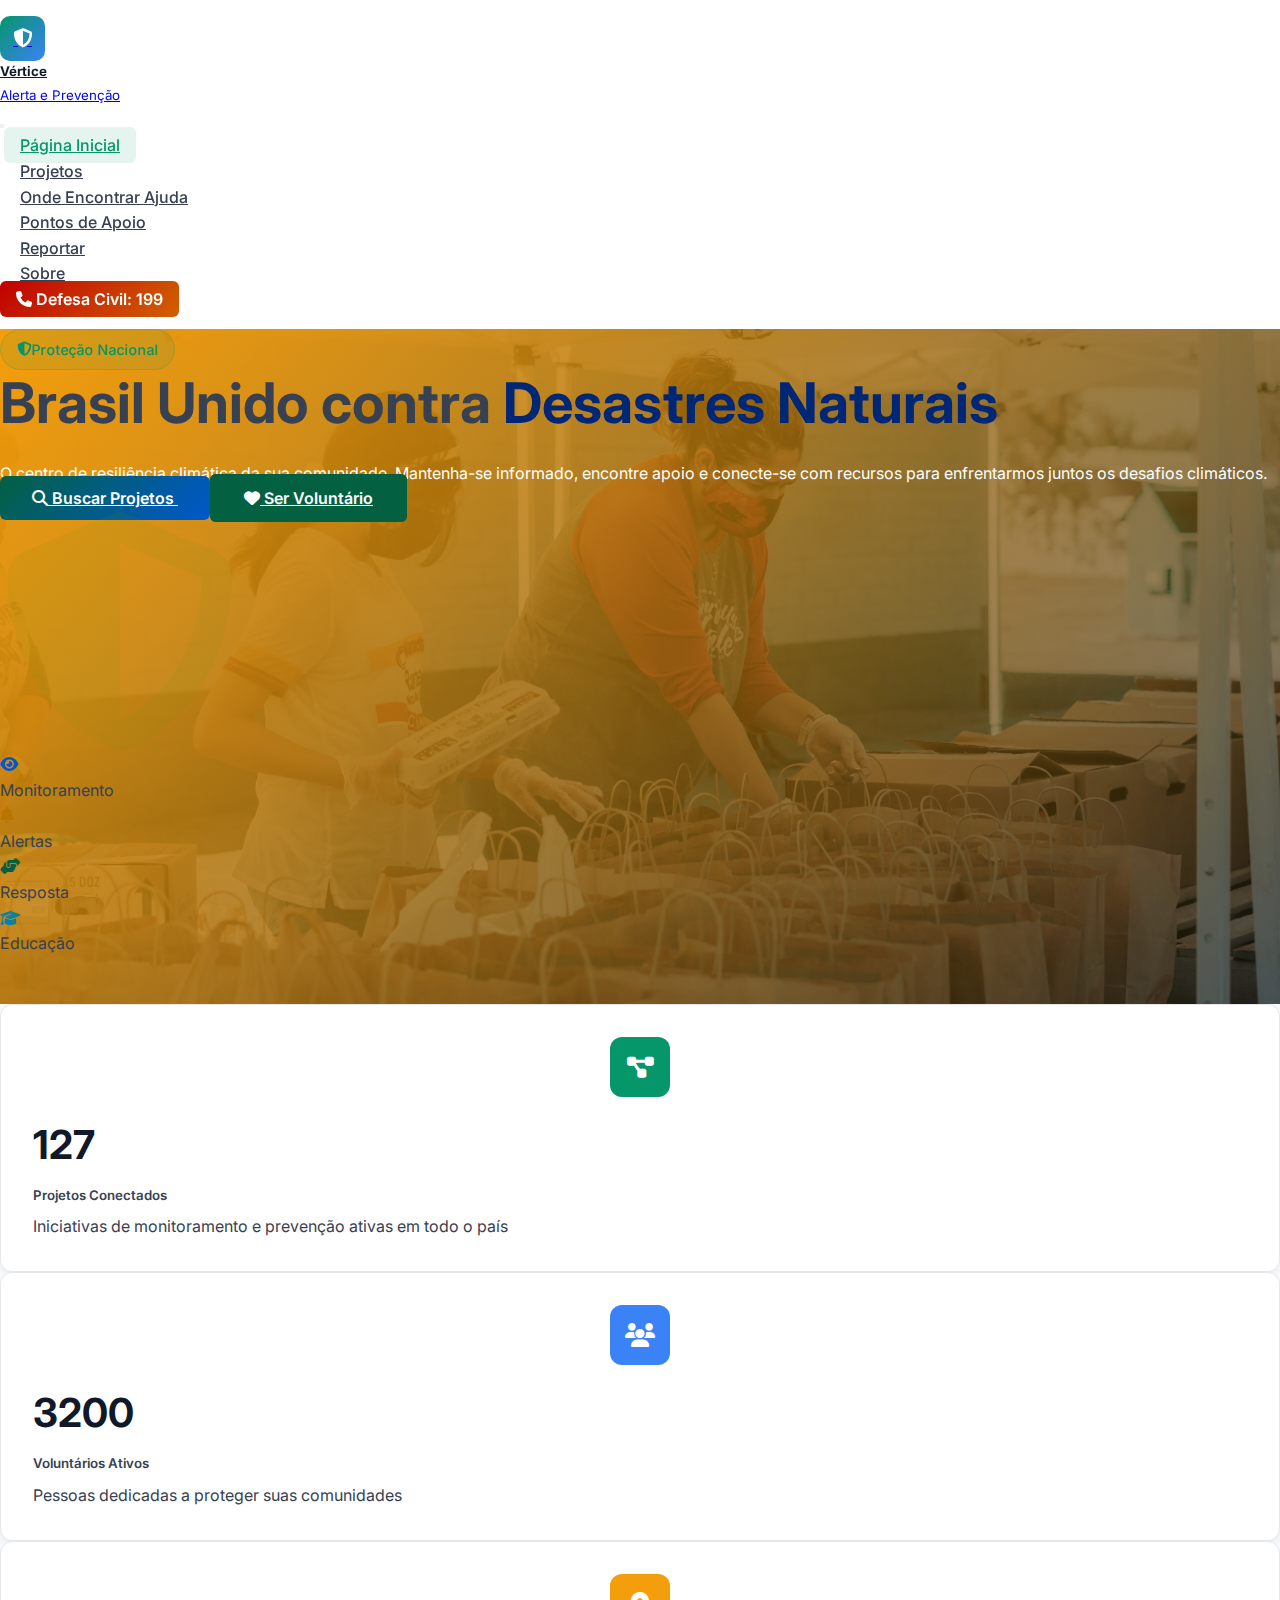
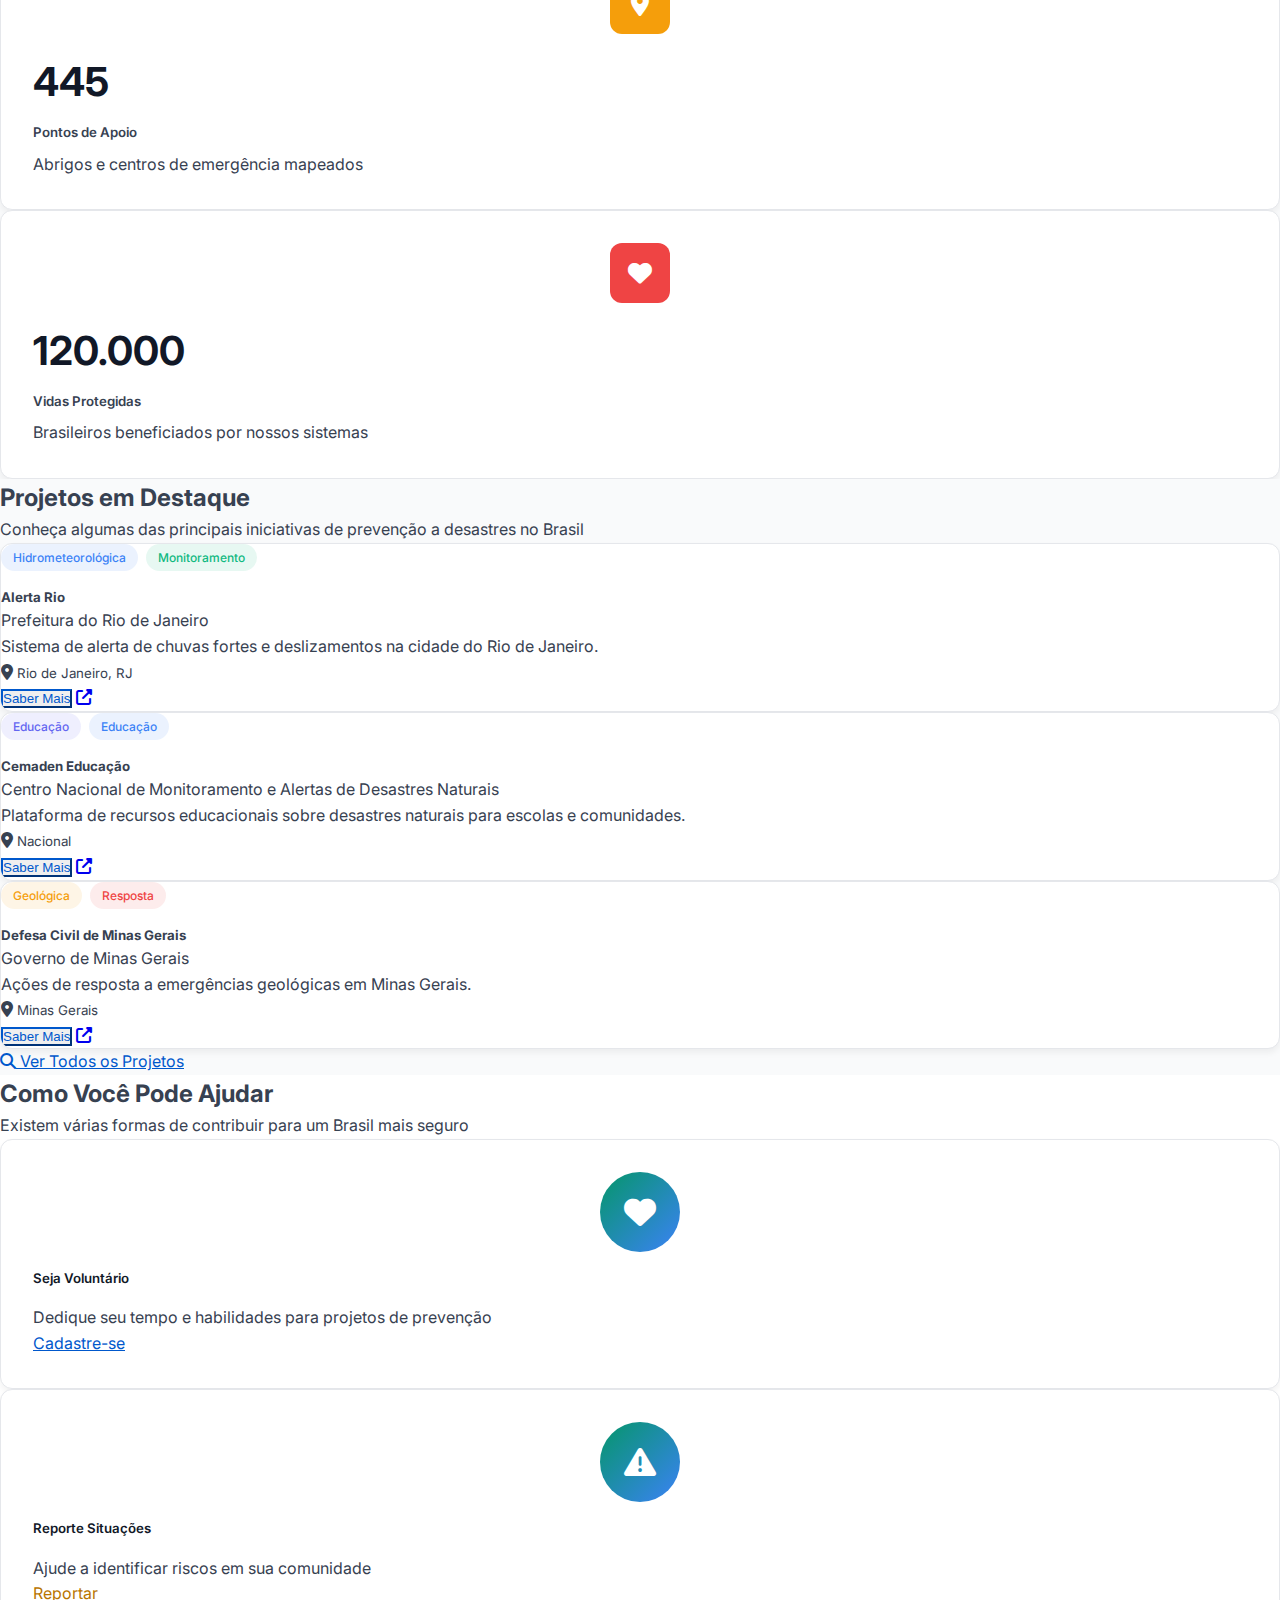
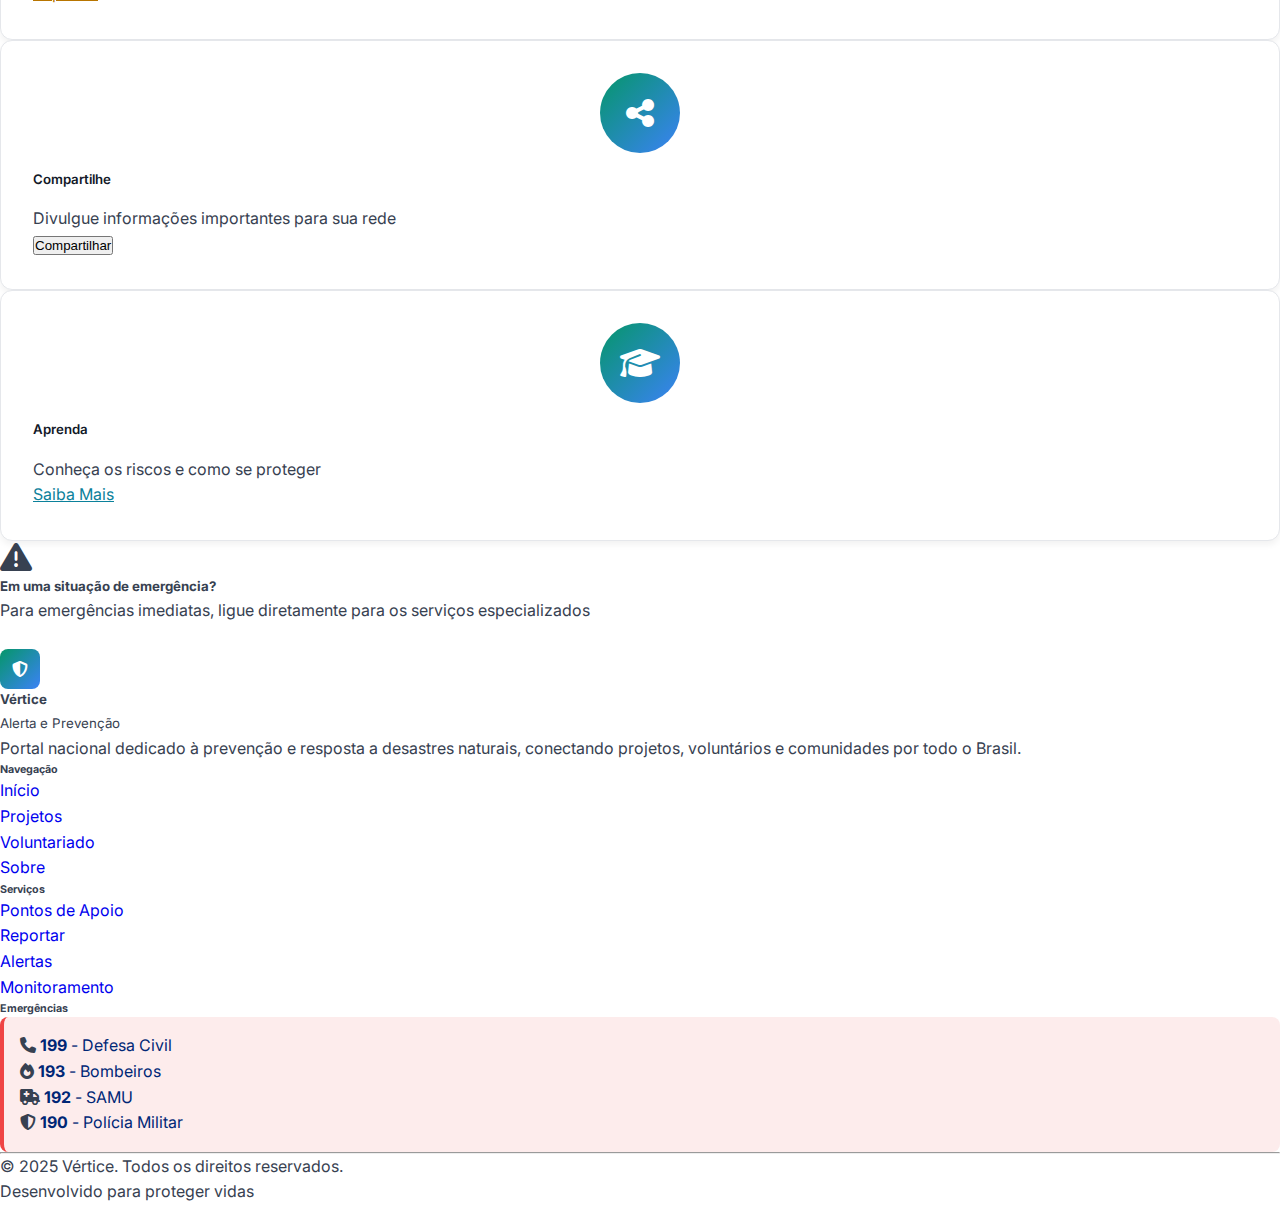
<file: index.html>
<!DOCTYPE html>
<html lang="pt-BR">
  <head>
    <meta charset="UTF-8" />
    <meta name="viewport" content="width=device-width, initial-scale=1.0" />
    <title>Vértice - Brasil unido contra desastres naturais</title>

    <!-- Bootstrap CSS -->
    <link
      href="https://cdn.jsdelivr.net/npm/bootstrap@5.2.3/dist/css/bootstrap.min.css"
      rel="stylesheet"
      integrity="sha384-rbsA2VBKQhggwzxH7pPCaAqO46MgnOM80zW1RWuH61DGLwZJEdK2Kadq2F9CUG65"
      crossorigin="anonymous"
    />

    <link rel="preconnect" href="https://fonts.googleapis.com" />
    <link rel="preconnect" href="https://fonts.gstatic.com" crossorigin />
    <link
      href="https://fonts.googleapis.com/css2?family=Inter:ital,opsz,wght@0,14..32,100..900;1,14..32,100..900&display=swap"
      rel="stylesheet"
    />

    <!-- Font Awesome -->
    <link
      href="https://cdnjs.cloudflare.com/ajax/libs/font-awesome/6.4.0/css/all.min.css"
      rel="stylesheet"
    />

    <!-- Custom CSS -->
    <link rel="stylesheet" href="./css/style.css" />
  </head>

  <body>
    <!-- Navbar -->
    <nav
      class="navbar navbar-expand-lg navbar-light bg-white shadow-sm sticky-top"
    >
      <div class="container">
        <a class="navbar-brand d-flex align-items-center" href="index.html">
          <div class="brand-icon me-3">
            <i class="fas fa-shield-alt"></i>
          </div>
          <div>
            <h5 class="mb-0 brand-title">Vértice</h5>
            <small class="text-muted">Alerta e Prevenção</small>
          </div>
        </a>

        <button
          class="navbar-toggler"
          type="button"
          data-bs-toggle="collapse"
          data-bs-target="#navbarNav"
        >
          <span class="navbar-toggler-icon"></span>
        </button>

        <div class="collapse navbar-collapse" id="navbarNav">
          <ul class="navbar-nav ms-auto">
            <li class="nav-item">
              <a class="nav-link active" href="index.html">Página Inicial</a>
            </li>
            <li class="nav-item">
              <a class="nav-link" href="projetos.html">Projetos</a>
            </li>
            <li class="nav-item">
              <a class="nav-link" href="voluntario.html"
                >Onde Encontrar Ajuda
              </a>
            </li>
            <li class="nav-item">
              <a class="nav-link" href="pontos-apoio.html">Pontos de Apoio</a>
            </li>
            <li class="nav-item">
              <a class="nav-link" href="reportar.html">Reportar</a> <!-- Fixed text from "Projetos" to "Reportar" -->
            </li>
            <li class="nav-item">
              <a class="nav-link" href="sobre.html">Sobre</a>
            </li>
          </ul>
          <a href="tel:199" class="btn btn-emergency ms-3">
            <i class="fas fa-phone me-1"></i>
            Defesa Civil: 199
          </a>
        </div>
      </div>
    </nav>

    <!-- Hero Section -->
    <section class="hero-section">
      <div class="container">
        <div class="row align-items-center min-vh-75">
          <div class="col-lg-6">
            <div class="badge-hero mb-4 text-success">
              <i class="fas fa-shield-alt me-2"></i>
              Proteção Nacional
            </div>
            <h1 class="display-4 fw-bold text-light mb-4">
              Brasil Unido contra
              <span class="text-light">Desastres Naturais</span>
            </h1>
            <p class="lead text-muted mb-5">
              O centro de resiliência climática da sua comunidade. Mantenha-se
              informado, encontre apoio e conecte-se com recursos para
              enfrentarmos juntos os desafios climáticos.
            </p>
            <div class="d-flex flex-column flex-sm-row gap-3">
              <a href="projetos.html" class="btn btn-primary btn-lg">
                <i class="fas fa-search me-2"></i>
                Buscar Projetos
              </a>
              <a href="voluntario.html" class="btn btn-outline-success btn-lg">
                <i class="fas fa-heart me-2"></i>
                Ser Voluntário
              </a>
            </div>
          </div>
          <div class="col-lg-6 text-center">
            <div class="position-relative">
              <i
                class="fas fa-shield-alt"
                style="font-size: 15rem; color: rgba(128, 150, 5, 0.1)"
              ></i>
              <div class="position-absolute top-50 start-50 translate-middle">
                <div class="row g-2">
                  <div class="col-6">
                    <div class="bg-white p-3 rounded shadow-sm">
                      <i class="fas fa-eye text-primary"></i>
                      <div class="fw-bold">Monitoramento</div>
                    </div>
                  </div>
                  <div class="col-6">
                    <div class="bg-white p-3 rounded shadow-sm">
                      <i class="fas fa-bell text-warning"></i>
                      <div class="fw-bold">Alertas</div>
                    </div>
                  </div>
                  <div class="col-6">
                    <div class="bg-white p-3 rounded shadow-sm">
                      <i class="fas fa-hands-helping text-success"></i>
                      <div class="fw-bold">Resposta</div>
                    </div>
                  </div>
                  <div class="col-6">
                    <div class="bg-white p-3 rounded shadow-sm">
                      <i class="fas fa-graduation-cap text-info"></i>
                      <div class="fw-bold">Educação</div>
                    </div>
                  </div>
                </div>
              </div>
            </div>
          </div>
        </div>
      </div>
    </section>

    <!-- Stats Section -->
    <section class="stats-section py-5">
      <div class="container">
        <div class="row g-4">
          <div class="col-md-6 col-lg-3">
            <div class="stats-card text-center animate-fade-in-up">
              <div class="stats-icon green">
                <i class="fas fa-project-diagram"></i>
              </div>
              <div class="stats-number">127</div>
              <h5>Projetos Conectados</h5>
              <p class="text-muted small">
                Iniciativas de monitoramento e prevenção ativas em todo o país
              </p>
            </div>
          </div>
          <div class="col-md-6 col-lg-3">
            <div class="stats-card text-center">
              <div class="stats-icon blue">
                <i class="fas fa-users"></i>
              </div>
              <div class="stats-number">3200</div>
              <h5>Voluntários Ativos</h5>
              <p class="text-muted small">
                Pessoas dedicadas a proteger suas comunidades
              </p>
            </div>
          </div>
          <div class="col-md-6 col-lg-3">
            <div class="stats-card text-center">
              <div class="stats-icon yellow">
                <i class="fas fa-map-marker-alt"></i>
              </div>
              <div class="stats-number">445</div>
              <h5>Pontos de Apoio</h5>
              <p class="text-muted small">
                Abrigos e centros de emergência mapeados
              </p>
            </div>
          </div>
          <div class="col-md-6 col-lg-3">
            <div class="stats-card text-center">
              <div class="stats-icon red">
                <i class="fas fa-heart"></i>
              </div>
              <div class="stats-number">120.000</div>
              <h5>Vidas Protegidas</h5>
              <p class="text-muted small">
                Brasileiros beneficiados por nossos sistemas
              </p>
            </div>
          </div>
        </div>
      </div>
    </section>

    <!-- Featured Projects -->
    <section class="featured-projects py-5">
      <div class="container">
        <div class="text-center mb-5">
          <h2 class="fw-bold mb-3">Projetos em Destaque</h2>
          <p class="lead text-muted">
            Conheça algumas das principais iniciativas de prevenção a desastres
            no Brasil
          </p>
        </div>
        <div class="row g-4" id="featured-projects">
          <!-- Featured projects will be loaded here by JavaScript -->
        </div>
        <div class="text-center mt-5">
          <a href="projetos.html" class="btn btn-outline-primary btn-lg">
            <i class="fas fa-search me-2"></i>
            Ver Todos os Projetos
          </a>
        </div>
      </div>
    </section>

    <!-- How to Help -->
    <section class="how-to-help py-5">
      <div class="container">
        <div class="text-center mb-5">
          <h2 class="fw-bold mb-3">Como Você Pode Ajudar</h2>
          <p class="lead text-muted">
            Existem várias formas de contribuir para um Brasil mais seguro
          </p>
        </div>
        <div class="row g-4">
          <div class="col-md-6 col-lg-3">
            <div class="help-card text-center">
              <div class="help-icon">
                <i class="fas fa-heart"></i>
              </div>
              <h5>Seja Voluntário</h5>
              <p class="text-muted mb-4">
                Dedique seu tempo e habilidades para projetos de prevenção
              </p>
              <a href="voluntario.html" class="btn btn-outline-primary"
                >Cadastre-se</a
              >
            </div>
          </div>
          <div class="col-md-6 col-lg-3">
            <div class="help-card text-center">
              <div class="help-icon">
                <i class="fas fa-exclamation-triangle"></i>
              </div>
              <h5>Reporte Situações</h5>
              <p class="text-muted mb-4">
                Ajude a identificar riscos em sua comunidade
              </p>
              <a href="reportar.html" class="btn btn-outline-warning"
                >Reportar</a
              >
            </div>
          </div>
          <div class="col-md-6 col-lg-3">
            <div class="help-card text-center">
              <div class="help-icon">
                <i class="fas fa-share-alt"></i>
              </div>
              <h5>Compartilhe</h5>
              <p class="text-muted mb-4">
                Divulgue informações importantes para sua rede
              </p>
              <button
                class="btn btn-outline-success"
                onclick="shareContent('Brasil Unido', 'Portal de prevenção a desastres', window.location.href)"
              >
                Compartilhar
              </button>
            </div>
          </div>
          <div class="col-md-6 col-lg-3">
            <div class="help-card text-center">
              <div class="help-icon">
                <i class="fas fa-graduation-cap"></i>
              </div>
              <h5>Aprenda</h5>
              <p class="text-muted mb-4">
                Conheça os riscos e como se proteger
              </p>
              <a href="sobre.html" class="btn btn-outline-info">Saiba Mais</a>
            </div>
          </div>
        </div>
      </div>
    </section>

    <!-- Emergency Alert -->
    <section class="py-4 bg-danger text-white">
      <div class="container">
        <div class="row align-items-center">
          <div class="col-lg-8">
            <div class="d-flex align-items-center">
              <i class="fas fa-exclamation-triangle fa-2x me-3"></i>
              <div>
                <h5 class="mb-1">Em uma situação de emergência?</h5>
                <p class="mb-0">
                  Para emergências imediatas, ligue diretamente para os serviços
                  especializados
                </p>
              </div>
            </div>
          </div>
          <div class="col-lg-4 text-lg-end mt-3 mt-lg-0">
            <div class="d-flex flex-wrap gap-2 justify-content-lg-end">
              <a href="tel:199" class="btn btn-outline-light btn-sm"
                >199 - Defesa Civil</a
              >
              <a href="tel:193" class="btn btn-outline-light btn-sm"
                >193 - Bombeiros</a
              >
              <a href="tel:192" class="btn btn-outline-light btn-sm"
                >192 - SAMU</a
              >
            </div>
          </div>
        </div>
      </div>
    </section>

    <!-- Footer -->
    <footer class="footer bg-dark text-white py-5">
      <div class="container">
        <div class="row">
          <div class="col-lg-4 mb-4">
            <div class="d-flex align-items-center mb-3">
              <div class="brand-icon me-3">
                <i class="fas fa-shield-alt"></i>
              </div>
              <div>
                <h5 class="mb-0 text-muted">Vértice</h5>
                <small class="text-muted">Alerta e Prevenção</small>
              </div>
            </div>
            <p class="text-muted">
              Portal nacional dedicado à prevenção e resposta a desastres
              naturais, conectando projetos, voluntários e comunidades por todo
              o Brasil.
            </p>
          </div>
          <div class="col-lg-2 col-md-6 mb-4">
            <h6 class="text-muted mb-3">Navegação</h6>
            <ul class="list-unstyled">
              <li><a href="index.html" class="text-muted">Início</a></li>
              <li><a href="projetos.html" class="text-muted">Projetos</a></li>
              <li>
                <a href="voluntario.html" class="text-muted">Voluntariado</a>
              </li>
              <li><a href="sobre.html" class="text-muted">Sobre</a></li>
            </ul>
          </div>
          <div class="col-lg-2 col-md-6 mb-4">
            <h6 class="text-white mb-3">Serviços</h6>
            <ul class="list-unstyled">
              <li>
                <a href="pontos-apoio.html" class="text-muted"
                  >Pontos de Apoio</a
                >
              </li>
              <li><a href="reportar.html" class="text-muted">Reportar</a></li>
              <!-- TODO: Update 'Alertas' and 'Monitoramento' links when pages are available -->
              <li><a href="projetos.html" class="text-muted">Alertas</a></li>
              <li><a href="projetos.html" class="text-muted">Monitoramento</a></li>
            </ul>
          </div>
          <div class="col-lg-4 mb-4">
            <h6 class="text-white mb-3">Emergências</h6>
            <div class="emergency-contacts">
              <div class="d-flex align-items-center mb-2">
                <i class="fas fa-phone text-danger me-2"></i>
                <span><strong>199</strong> - Defesa Civil</span>
              </div>
              <div class="d-flex align-items-center mb-2">
                <i class="fas fa-fire text-danger me-2"></i>
                <span><strong>193</strong> - Bombeiros</span>
              </div>
              <div class="d-flex align-items-center mb-2">
                <i class="fas fa-ambulance text-danger me-2"></i>
                <span><strong>192</strong> - SAMU</span>
              </div>
              <div class="d-flex align-items-center">
                <i class="fas fa-shield-alt text-danger me-2"></i>
                <span><strong>190</strong> - Polícia Militar</span>
              </div>
            </div>
          </div>
        </div>
        <hr class="my-4" />
        <div class="row align-items-center">
          <div class="col-md-6">
            <p class="text-muted mb-0">
              &copy; 2025 Vértice. Todos os direitos reservados.
            </p>
          </div>
          <div class="col-md-6 text-md-end">
            <p class="text-muted mb-0">
              Desenvolvido para proteger vidas
            </p>
          </div>
        </div>
      </div>
    </footer>

    <!-- Bootstrap JS -->
    <script src="https://cdn.jsdelivr.net/npm/bootstrap@5.3.2/dist/js/bootstrap.bundle.min.js"></script>
    <!-- Custom JS -->
    <script src="js/data.js"></script>
    <script src="js/script.js"></script>
    </script>
    <script
      defer
      src="https://static.cloudflareinsights.com/beacon.min.js/vcd15cbe7772f49c399c6a5babf22c1241717689176015"
      integrity="sha512-ZpsOmlRQV6y907TI0dKBHq9Md29nnaEIPlkf84rnaERnq6zvWvPUqr2ft8M1aS28oN72PdrCzSjY4U6VaAw1EQ=="
      data-cf-beacon='{"rayId":"949792d74ddb4eef","serverTiming":{"name":{"cfExtPri":true,"cfEdge":true,"cfOrigin":true,"cfL4":true,"cfSpeedBrain":true,"cfCacheStatus":true}},"version":"2025.5.0","token":"dc79be98a7d9454985898a9490bd0402"}'
      crossorigin="anonymous"
    ></script>
  </body>
</html>
</file>
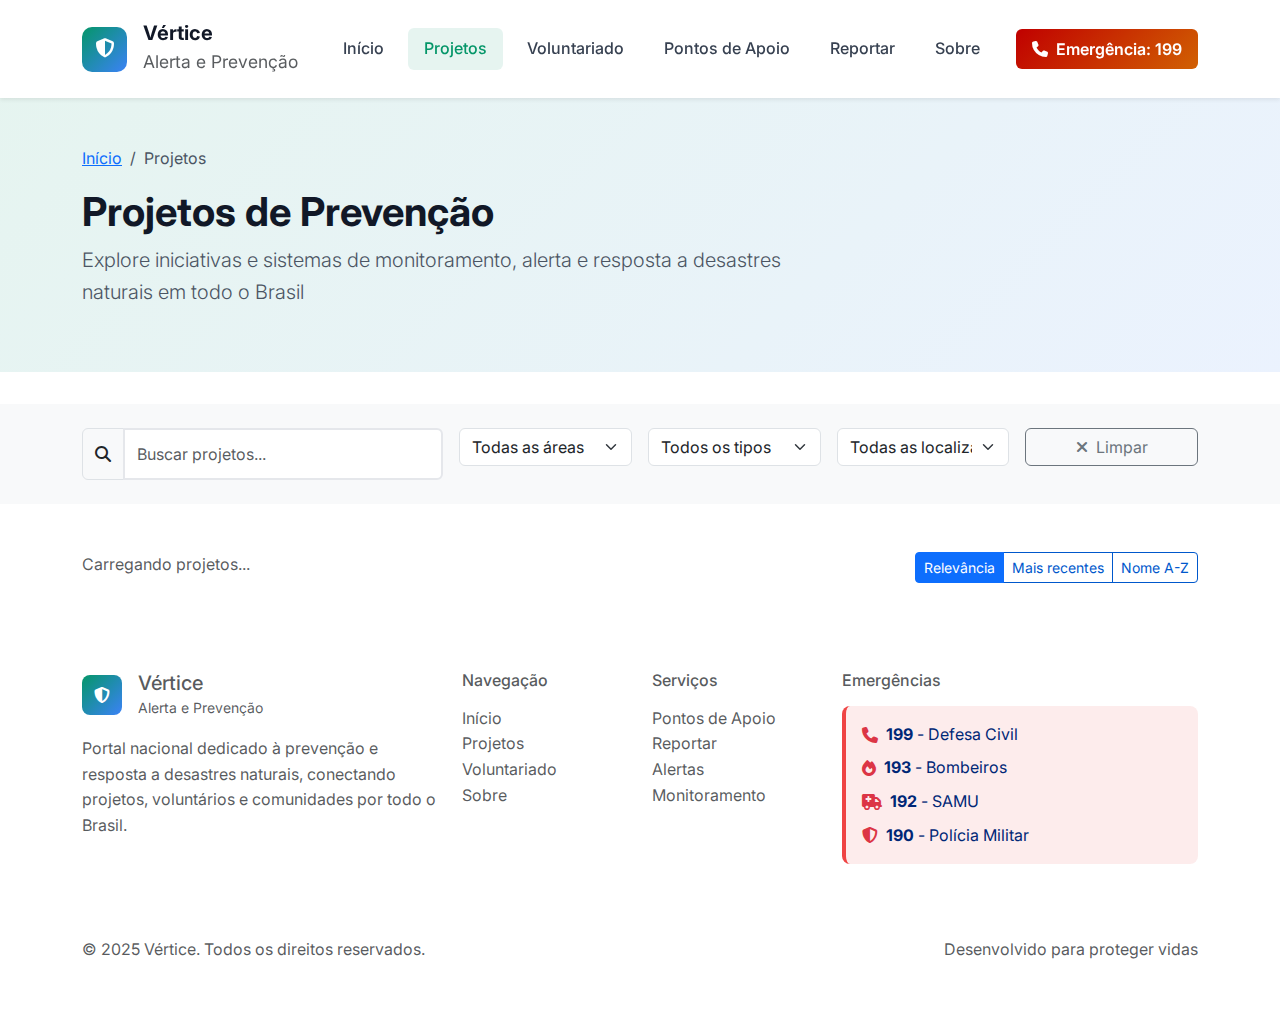
<file: projetos.html>
<!DOCTYPE html>
<html lang="pt-BR">
<head>
    <meta charset="UTF-8">
    <meta name="viewport" content="width=device-width, initial-scale=1.0">
    <title>Vértice</title>
    <meta name="description" content="Explore projetos de prevenção a desastres naturais em todo o Brasil">
    
    <!-- CSS Bootstrap -->
    <link href="https://cdn.jsdelivr.net/npm/bootstrap@5.3.2/dist/css/bootstrap.min.css" rel="stylesheet">
    <!-- Font Awesome -->
    <link href="https://cdnjs.cloudflare.com/ajax/libs/font-awesome/6.4.0/css/all.min.css" rel="stylesheet">
    <!-- Google Fonts -->
    <link href="https://fonts.googleapis.com/css2?family=Inter:wght@300;400;500;600;700&display=swap" rel="stylesheet">
    <!-- CSS Customizado -->
    <link href="./css/style.css" rel="stylesheet">
</head>
<body>
    <!-- Barra de Navegação -->
    <nav class="navbar navbar-expand-lg navbar-light bg-white shadow-sm sticky-top">
        <div class="container">
            <a class="navbar-brand d-flex align-items-center" href="./index.html">
                <div class="brand-icon me-3">
                    <i class="fas fa-shield-alt"></i>
                </div>
                <div>
                    <h5 class="mb-0 brand-title">Vértice</h5>
                    <small class="text-muted">Alerta e Prevenção</small>
                </div>
            </a>
            
            <button class="navbar-toggler" type="button" data-bs-toggle="collapse" data-bs-target="#navbarNav">
                <span class="navbar-toggler-icon"></span>
            </button>
            
            <div class="collapse navbar-collapse" id="navbarNav">
                <ul class="navbar-nav ms-auto">
                    <li class="nav-item">
                        <a class="nav-link" href="./index.html">Início</a>
                    </li>
                    <li class="nav-item">
                        <a class="nav-link active" href="./projetos.html">Projetos</a>
                    </li>
                    <li class="nav-item">
                        <a class="nav-link" href="./voluntario.html">Voluntariado</a>
                    </li>
                    <li class="nav-item">
                        <a class="nav-link" href="./pontos-apoio.html">Pontos de Apoio</a>
                    </li>
                    <li class="nav-item">
                        <a class="nav-link" href="./reportar.html">Reportar</a>
                    </li>
                    <li class="nav-item">
                        <a class="nav-link" href="./sobre.html">Sobre</a>
                    </li>
                </ul>
                <a href="tel:199" class="btn btn-emergency ms-3">
                    <i class="fas fa-phone me-1"></i>
                    Emergência: 199
                </a>
            </div>
        </div>
    </nav>

    <!-- Cabeçalho da Página -->
    <section class="page-header">
        <div class="container">
            <nav aria-label="breadcrumb">
                <ol class="breadcrumb">
                    <li class="breadcrumb-item"><a href="./index.html">Início</a></li>
                    <li class="breadcrumb-item active">Projetos</li>
                </ol>
            </nav>
            <div class="row">
                <div class="col-lg-8">
                    <h1>Projetos de Prevenção</h1>
                    <p class="lead">Explore iniciativas e sistemas de monitoramento, alerta e resposta a desastres naturais em todo o Brasil</p>
                </div>
            </div>
        </div>
    </section>

    <!-- Pesquisa e Filtros -->
    <section class="py-4 bg-light">
        <div class="container">
            <div class="row g-3">
                <div class="col-md-6 col-lg-4">
                    <div class="input-group">
                        <span class="input-group-text">
                            <i class="fas fa-search"></i>
                        </span>
                        <input type="text" class="form-control" id="searchInput" placeholder="Buscar projetos...">
                    </div>
                </div>
                <div class="col-md-3 col-lg-2">
                    <select class="form-select" id="areaFilter">
                        <option value="">Todas as áreas</option>
                        <option value="Hidrometeorológica">Hidrometeorológica</option>
                        <option value="Geológica">Geológica</option>
                        <option value="Incêndios">Incêndios</option>
                        <option value="Tecnológica">Tecnológica</option>
                        <option value="Saúde">Saúde</option>
                        <option value="Educação">Educação</option>
                    </select>
                </div>
                <div class="col-md-3 col-lg-2">
                    <select class="form-select" id="typeFilter">
                        <option value="">Todos os tipos</option>
                        <option value="Monitoramento">Monitoramento</option>
                        <option value="Alerta">Alerta</option>
                        <option value="Resposta">Resposta</option>
                        <option value="Prevenção">Prevenção</option>
                        <option value="Educação">Educação</option>
                    </select>
                </div>
                <div class="col-md-6 col-lg-2">
                    <select class="form-select" id="locationFilter">
                        <option value="">Todas as localizações</option>
                        <option value="Nacional">Nacional</option>
                        <option value="São Paulo">São Paulo</option>
                        <option value="Rio de Janeiro">Rio de Janeiro</option>
                        <option value="Minas Gerais">Minas Gerais</option>
                        <option value="Rio Grande do Sul">Rio Grande do Sul</option>
                        <option value="Santa Catarina">Santa Catarina</option>
                    </select>
                </div>
                <div class="col-md-6 col-lg-2">
                    <button class="btn btn-outline-secondary w-100" onclick="clearFilters()">
                        <i class="fas fa-times me-1"></i>
                        Limpar
                    </button>
                </div>
            </div>
        </div>
    </section>

    <!-- Grade de Projetos -->
    <section class="py-5">
        <div class="container">
            <div class="row mb-3">
                <div class="col-lg-6">
                    <div id="resultsCount" class="text-muted">
                        Carregando projetos...
                    </div>
                </div>
                <div class="col-lg-6 text-lg-end">
                    <div class="btn-group" role="group">
                        <input type="radio" class="btn-check" name="sortBy" id="sortRelevance" value="relevance" checked>
                        <label class="btn btn-outline-primary btn-sm" for="sortRelevance">Relevância</label>
                        
                        <input type="radio" class="btn-check" name="sortBy" id="sortDate" value="date">
                        <label class="btn btn-outline-primary btn-sm" for="sortDate">Mais recentes</label>
                        
                        <input type="radio" class="btn-check" name="sortBy" id="sortName" value="name">
                        <label class="btn btn-outline-primary btn-sm" for="sortName">Nome A-Z</label>
                    </div>
                </div>
            </div>
            
            <div class="row g-4" id="projectsGrid">
                <!-- Projetos serão carregados aqui por JavaScript -->
            </div>
            
            <!-- Mensagem de nenhum resultado -->
            <div id="noResults" class="text-center py-5" style="display: none;">
                <i class="fas fa-search fa-3x text-muted mb-3"></i>
                <h4 class="text-muted">Nenhum projeto encontrado</h4>
                <p class="text-muted">Tente ajustar os filtros ou termos de busca</p>
                <button class="btn btn-primary" onclick="clearFilters()">Limpar Filtros</button>
            </div>
        </div>
    </section>

    <!-- Modal de Detalhes do Projeto -->
    <div class="modal fade" id="projectModal" tabindex="-1">
        <div class="modal-dialog modal-lg">
            <div class="modal-content">
                <div class="modal-header">
                    <h5 class="modal-title" id="projectModalTitle">Detalhes do Projeto</h5>
                    <button type="button" class="btn-close" data-bs-dismiss="modal"></button>
                </div>
                <div class="modal-body" id="projectModalBody">
                    <!-- Detalhes do projeto serão carregados aqui -->
                </div>
                <div class="modal-footer">
                    <button type="button" class="btn btn-secondary" data-bs-dismiss="modal">Fechar</button>
                    <a href="#" id="projectModalLink" class="btn btn-primary" target="_blank">
                        <i class="fas fa-external-link-alt me-1"></i>
                        Visitar Site
                    </a>
                </div>
            </div>
        </div>
    </div>

   <!-- Rodapé -->
    <footer class="footer bg-dark text-white py-5">
      <div class="container">
        <div class="row">
          <div class="col-lg-4 mb-4">
            <div class="d-flex align-items-center mb-3">
              <div class="brand-icon me-3">
                <i class="fas fa-shield-alt"></i>
              </div>
              <div>
                <h5 class="mb-0 text-muted">Vértice</h5>
                <small class="text-muted">Alerta e Prevenção</small>
              </div>
            </div>
            <p class="text-muted">
              Portal nacional dedicado à prevenção e resposta a desastres
              naturais, conectando projetos, voluntários e comunidades por todo
              o Brasil.
            </p>
          </div>
          <div class="col-lg-2 col-md-6 mb-4">
            <h6 class="text-muted mb-3">Navegação</h6>
            <ul class="list-unstyled">
              <li><a href="./index.html" class="text-muted">Início</a></li>
              <li><a href="./projetos.html" class="text-muted">Projetos</a></li>
              <li>
                <a href="./voluntario.html" class="text-muted">Voluntariado</a>
              </li>
              <li><a href="./sobre.html" class="text-muted">Sobre</a></li>
            </ul>
          </div>
          <div class="col-lg-2 col-md-6 mb-4">
            <h6 class="text-muted mb-3">Serviços</h6>
            <ul class="list-unstyled">
              <li>
                <a href="./pontos-apoio.html" class="text-muted"
                  >Pontos de Apoio</a
                >
              </li>
              <li><a href="./reportar.html" class="text-muted">Reportar</a></li>
              <!-- TODO: Atualizar links 'Alertas' e 'Monitoramento' quando as páginas estiverem disponíveis -->
              <li><a href="./projetos.html" class="text-muted">Alertas</a></li>
              <li><a href="./projetos.html" class="text-muted">Monitoramento</a></li>
            </ul>
          </div>
          <div class="col-lg-4 mb-4">
            <h6 class="text-muted mb-3">Emergências</h6>
            <div class="emergency-contacts">
              <div class="d-flex align-items-center mb-2">
                <i class="fas fa-phone text-danger me-2"></i>
                <span><strong>199</strong> - Defesa Civil</span>
              </div>
              <div class="d-flex align-items-center mb-2">
                <i class="fas fa-fire text-danger me-2"></i>
                <span><strong>193</strong> - Bombeiros</span>
              </div>
              <div class="d-flex align-items-center mb-2">
                <i class="fas fa-ambulance text-danger me-2"></i>
                <span><strong>192</strong> - SAMU</span>
              </div>
              <div class="d-flex align-items-center">
                <i class="fas fa-shield-alt text-danger me-2"></i>
                <span><strong>190</strong> - Polícia Militar</span>
              </div>
            </div>
          </div>
        </div>
        <hr class="my-4" />
        <div class="row align-items-center">
          <div class="col-md-6">
            <p class="text-muted mb-0">
              &copy; 2025 Vértice. Todos os direitos reservados.
            </p>
          </div>
          <div class="col-md-6 text-md-end">
            <p class="text-muted mb-0">
              Desenvolvido para proteger vidas
            </p>
          </div>
        </div>
      </div>
    </footer>

    <!-- JS Bootstrap -->
    <script src="https://cdn.jsdelivr.net/npm/bootstrap@5.3.2/dist/js/bootstrap.bundle.min.js"></script>
    <!-- JS Customizado -->
    <script src="./js/data.js"></script>
    <script src="./js/projetos.js"></script>
    <script src="./js/script.js"></script>
    </script>
    <script
      defer
      src="https://static.cloudflareinsights.com/beacon.min.js/vcd15cbe7772f49c399c6a5babf22c1241717689176015"
      integrity="sha512-ZpsOmlRQV6y907TI0dKBHq9Md29nnaEIPlkf84rnaERnq6zvWvPUqr2ft8M1aS28oN72PdrCzSjY4U6VaAw1EQ=="
      data-cf-beacon='{"rayId":"949792d74ddb4eef","serverTiming":{"name":{"cfExtPri":true,"cfEdge":true,"cfOrigin":true,"cfL4":true,"cfSpeedBrain":true,"cfCacheStatus":true}},"version":"2025.5.0","token":"dc79be98a7d9454985898a9490bd0402"}'
      crossorigin="anonymous"
    ></script>
  </body>
</html>
</file>
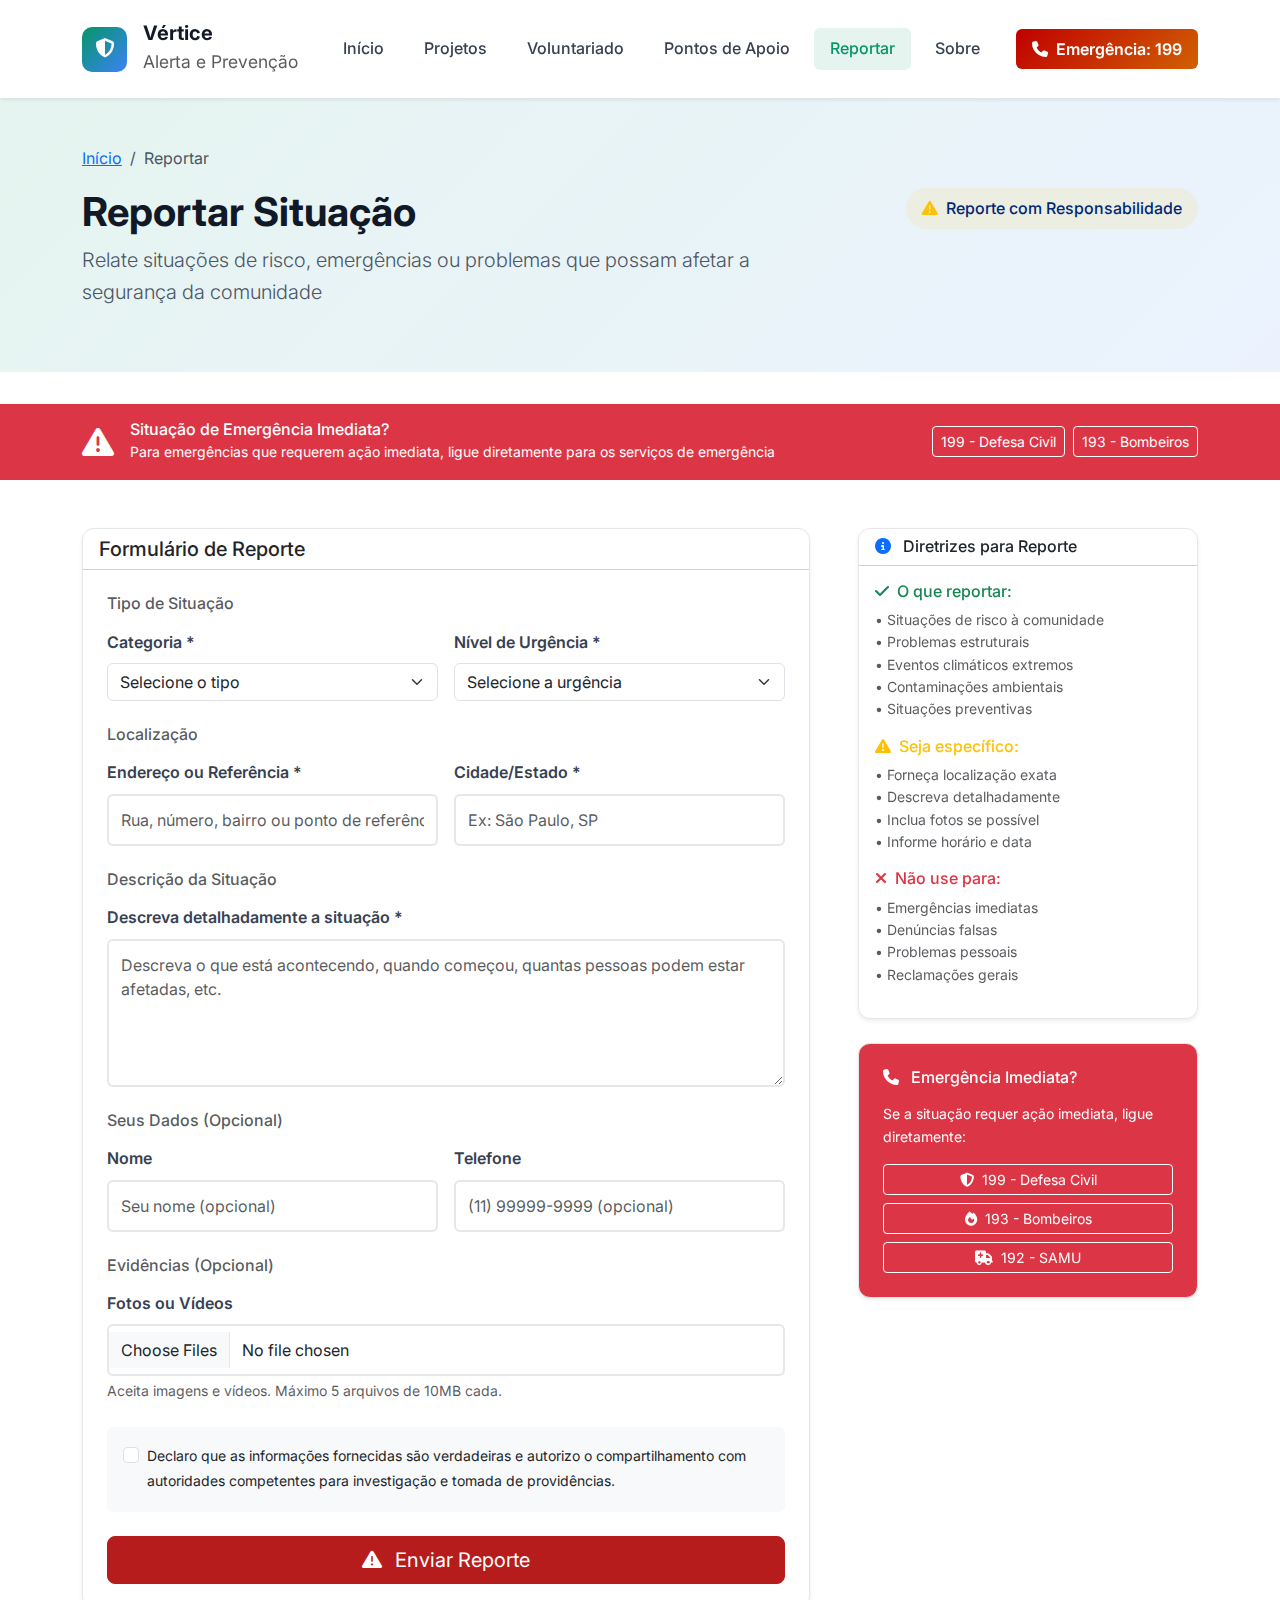
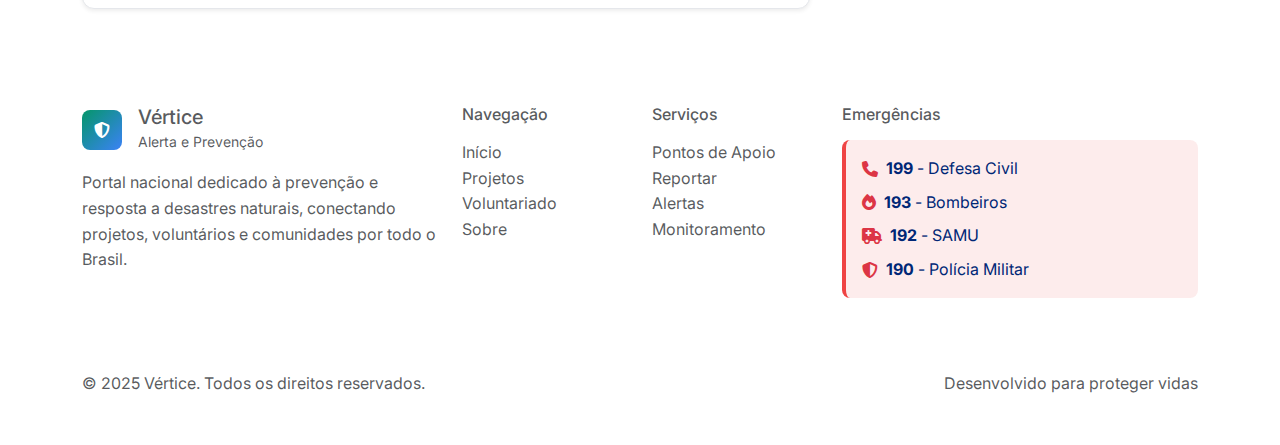
<file: reportar.html>
<!DOCTYPE html>
<html lang="pt-BR">
<head>
    <meta charset="UTF-8">
    <meta name="viewport" content="width=device-width, initial-scale=1.0">
    <title>Reportar Situação - Vértice</title>
    <meta name="description" content="Reporte situações de risco ou emergência em sua região">
    
    <!-- Bootstrap CSS -->
    <link href="https://cdn.jsdelivr.net/npm/bootstrap@5.3.2/dist/css/bootstrap.min.css" rel="stylesheet">
    <!-- Font Awesome -->
    <link href="https://cdnjs.cloudflare.com/ajax/libs/font-awesome/6.4.0/css/all.min.css" rel="stylesheet">
    <!-- Google Fonts -->
    <link href="https://fonts.googleapis.com/css2?family=Inter:wght@300;400;500;600;700&display=swap" rel="stylesheet">
    <!-- Custom CSS -->
    <link href="/css/style.css" rel="stylesheet">
</head>
<body>
    <!-- Navbar -->
    <nav class="navbar navbar-expand-lg navbar-light bg-white shadow-sm sticky-top">
        <div class="container">
            <a class="navbar-brand d-flex align-items-center" href="index.html">
                <div class="brand-icon me-3">
                    <i class="fas fa-shield-alt"></i>
                </div>
                <div>
                    <h5 class="mb-0 brand-title">Vértice</h5>
                    <small class="text-muted">Alerta e Prevenção</small>
                </div>
            </a>
            
            <button class="navbar-toggler" type="button" data-bs-toggle="collapse" data-bs-target="#navbarNav">
                <span class="navbar-toggler-icon"></span>
            </button>
            
            <div class="collapse navbar-collapse" id="navbarNav">
                <ul class="navbar-nav ms-auto">
                    <li class="nav-item">
                        <a class="nav-link" href="index.html">Início</a>
                    </li>
                    <li class="nav-item">
                        <a class="nav-link" href="projetos.html">Projetos</a>
                    </li>
                    <li class="nav-item">
                        <a class="nav-link" href="voluntario.html">Voluntariado</a>
                    </li>
                    <li class="nav-item">
                        <a class="nav-link" href="pontos-apoio.html">Pontos de Apoio</a>
                    </li>
                    <li class="nav-item">
                        <a class="nav-link active" href="reportar.html">Reportar</a>
                    </li>
                    <li class="nav-item">
                        <a class="nav-link" href="sobre.html">Sobre</a>
                    </li>
                </ul>
                <a href="tel:199" class="btn btn-emergency ms-3">
                    <i class="fas fa-phone me-1"></i>
                    Emergência: 199
                </a>
            </div>
        </div>
    </nav>

    <!-- Page Header -->
    <section class="page-header">
        <div class="container">
            <nav aria-label="breadcrumb">
                <ol class="breadcrumb">
                    <li class="breadcrumb-item"><a href="index.html">Início</a></li>
                    <li class="breadcrumb-item active">Reportar</li>
                </ol>
            </nav>
            <div class="row">
                <div class="col-lg-8">
                    <h1>Reportar Situação</h1>
                    <p class="lead">Relate situações de risco, emergências ou problemas que possam afetar a segurança da comunidade</p>
                </div>
                <div class="col-lg-4 text-lg-end">
                    <div class="d-inline-flex align-items-center bg-warning bg-opacity-10 text-warning px-3 py-2 rounded-pill">
                        <i class="fas fa-exclamation-triangle me-2"></i>
                        <span class="fw-medium">Reporte com Responsabilidade</span>
                    </div>
                </div>
            </div>
        </div>
    </section>

    <!-- Emergency Alert -->
    <section class="py-3 bg-danger text-white">
        <div class="container">
            <div class="row align-items-center">
                <div class="col-md-8">
                    <div class="d-flex align-items-center">
                        <i class="fas fa-exclamation-triangle fa-2x me-3"></i>
                        <div>
                            <h6 class="mb-0">Situação de Emergência Imediata?</h6>
                            <small>Para emergências que requerem ação imediata, ligue diretamente para os serviços de emergência</small>
                        </div>
                    </div>
                </div>
                <div class="col-md-4 text-md-end">
                    <div class="d-flex gap-2 justify-content-md-end">
                        <a href="tel:199" class="btn btn-outline-light btn-sm">199 - Defesa Civil</a>
                        <a href="tel:193" class="btn btn-outline-light btn-sm">193 - Bombeiros</a>
                    </div>
                </div>
            </div>
        </div>
    </section>

    <!-- Main Content -->
    <section class="py-5">
        <div class="container">
            <div class="row g-5">
                <!-- Left Column - Form -->
                <div class="col-lg-8">
                    <div class="card shadow-sm">
                        <div class="card-header bg-transparent">
                            <h5 class="mb-0">Formulário de Reporte</h5>
                        </div>
                        <div class="card-body p-4">
                            <form id="reportForm" novalidate>
                                <!-- Tipo de Situação -->
                                <h6 class="text-muted mb-3">Tipo de Situação</h6>
                                <div class="row g-3 mb-4">
                                    <div class="col-md-6">
                                        <label for="reportType" class="form-label">Categoria *</label>
                                        <select class="form-select" id="reportType" required>
                                            <option value="">Selecione o tipo</option>
                                            <option value="inundacao">Inundação / Alagamento</option>
                                            <option value="deslizamento">Deslizamento de Terra</option>
                                            <option value="incendio">Incêndio</option>
                                            <option value="estrutural">Problema Estrutural</option>
                                            <option value="contaminacao">Contaminação</option>
                                            <option value="clima">Evento Climático Extremo</option>
                                            <option value="outro">Outro</option>
                                        </select>
                                    </div>
                                    <div class="col-md-6">
                                        <label for="urgency" class="form-label">Nível de Urgência *</label>
                                        <select class="form-select" id="urgency" required>
                                            <option value="">Selecione a urgência</option>
                                            <option value="baixa">Baixa - Situação de risco potencial</option>
                                            <option value="media">Média - Requer atenção</option>
                                            <option value="alta">Alta - Risco iminente</option>
                                            <option value="critica">Crítica - Emergência ativa</option>
                                        </select>
                                    </div>
                                </div>

                                <!-- Localização -->
                                <h6 class="text-muted mb-3">Localização</h6>
                                <div class="row g-3 mb-4">
                                    <div class="col-md-6">
                                        <label for="location" class="form-label">Endereço ou Referência *</label>
                                        <input type="text" class="form-control" id="location" required
                                            placeholder="Rua, número, bairro ou ponto de referência">
                                    </div>
                                    <div class="col-md-6">
                                        <label for="city" class="form-label">Cidade/Estado *</label>
                                        <input type="text" class="form-control" id="city" required
                                            placeholder="Ex: São Paulo, SP">
                                    </div>
                                </div>

                                <!-- Descrição -->
                                <h6 class="text-muted mb-3">Descrição da Situação</h6>
                                <div class="mb-4">
                                    <label for="description" class="form-label">Descreva detalhadamente a situação *</label>
                                    <textarea class="form-control" id="description" rows="5" required
                                        placeholder="Descreva o que está acontecendo, quando começou, quantas pessoas podem estar afetadas, etc."></textarea>
                                </div>

                                <!-- Contato -->
                                <h6 class="text-muted mb-3">Seus Dados (Opcional)</h6>
                                <div class="row g-3 mb-4">
                                    <div class="col-md-6">
                                        <label for="reporterName" class="form-label">Nome</label>
                                        <input type="text" class="form-control" id="reporterName"
                                            placeholder="Seu nome (opcional)">
                                    </div>
                                    <div class="col-md-6">
                                        <label for="reporterPhone" class="form-label">Telefone</label>
                                        <input type="tel" class="form-control" id="reporterPhone"
                                            placeholder="(11) 99999-9999 (opcional)">
                                    </div>
                                </div>

                                <!-- Anexos -->
                                <h6 class="text-muted mb-3">Evidências (Opcional)</h6>
                                <div class="mb-4">
                                    <label for="evidence" class="form-label">Fotos ou Vídeos</label>
                                    <input type="file" class="form-control" id="evidence" multiple accept="image/*,video/*">
                                    <div class="form-text">
                                        Aceita imagens e vídeos. Máximo 5 arquivos de 10MB cada.
                                    </div>
                                </div>

                                <!-- Terms -->
                                <div class="bg-light p-3 rounded mb-4">
                                    <div class="form-check">
                                        <input class="form-check-input" type="checkbox" id="reportTerms" required>
                                        <label class="form-check-label" for="reportTerms">
                                            <small>
                                                Declaro que as informações fornecidas são verdadeiras e autorizo 
                                                o compartilhamento com autoridades competentes para investigação e 
                                                tomada de providências.
                                            </small>
                                        </label>
                                    </div>
                                </div>

                                <!-- Submit Button -->
                                <div class="d-grid">
                                    <button type="submit" class="btn btn-danger btn-lg">
                                        <i class="fas fa-exclamation-triangle me-2"></i>
                                        Enviar Reporte
                                    </button>
                                </div>
                            </form>
                        </div>
                    </div>
                </div>

                <!-- Right Column - Guidelines -->
                <div class="col-lg-4">
                    <div class="sticky-lg-top" style="top: 100px;">
                        <!-- Guidelines Card -->
                        <div class="card shadow-sm mb-4">
                            <div class="card-header bg-transparent">
                                <h6 class="mb-0">
                                    <i class="fas fa-info-circle text-primary me-2"></i>
                                    Diretrizes para Reporte
                                </h6>
                            </div>
                            <div class="card-body">
                                <div class="mb-3">
                                    <h6 class="text-success">
                                        <i class="fas fa-check me-1"></i>
                                        O que reportar:
                                    </h6>
                                    <ul class="list-unstyled small text-muted">
                                        <li>• Situações de risco à comunidade</li>
                                        <li>• Problemas estruturais</li>
                                        <li>• Eventos climáticos extremos</li>
                                        <li>• Contaminações ambientais</li>
                                        <li>• Situações preventivas</li>
                                    </ul>
                                </div>
                                <div class="mb-3">
                                    <h6 class="text-warning">
                                        <i class="fas fa-exclamation-triangle me-1"></i>
                                        Seja específico:
                                    </h6>
                                    <ul class="list-unstyled small text-muted">
                                        <li>• Forneça localização exata</li>
                                        <li>• Descreva detalhadamente</li>
                                        <li>• Inclua fotos se possível</li>
                                        <li>• Informe horário e data</li>
                                    </ul>
                                </div>
                                <div>
                                    <h6 class="text-danger">
                                        <i class="fas fa-times me-1"></i>
                                        Não use para:
                                    </h6>
                                    <ul class="list-unstyled small text-muted">
                                        <li>• Emergências imediatas</li>
                                        <li>• Denúncias falsas</li>
                                        <li>• Problemas pessoais</li>
                                        <li>• Reclamações gerais</li>
                                    </ul>
                                </div>
                            </div>
                        </div>

                        <!-- Emergency Contacts -->
                        <div class="card bg-danger text-white shadow-sm">
                            <div class="card-body p-4">
                                <h6 class="mb-3">
                                    <i class="fas fa-phone me-2"></i>
                                    Emergência Imediata?
                                </h6>
                                <p class="small mb-3">
                                    Se a situação requer ação imediata, 
                                    ligue diretamente:
                                </p>
                                <div class="d-grid gap-2">
                                    <a href="tel:199" class="btn btn-outline-light btn-sm">
                                        <i class="fas fa-shield-alt me-1"></i>
                                        199 - Defesa Civil
                                    </a>
                                    <a href="tel:193" class="btn btn-outline-light btn-sm">
                                        <i class="fas fa-fire me-1"></i>
                                        193 - Bombeiros
                                    </a>
                                    <a href="tel:192" class="btn btn-outline-light btn-sm">
                                        <i class="fas fa-ambulance me-1"></i>
                                        192 - SAMU
                                    </a>
                                </div>
                            </div>
                        </div>
                    </div>
                </div>
            </div>
        </div>
    </section>

    <!-- Success Modal -->
    <div class="modal fade" id="reportSuccessModal" tabindex="-1">
        <div class="modal-dialog">
            <div class="modal-content">
                <div class="modal-header bg-success text-white">
                    <h5 class="modal-title">
                        <i class="fas fa-check-circle me-2"></i>
                        Reporte Enviado!
                    </h5>
                    <button type="button" class="btn-close btn-close-white" data-bs-dismiss="modal"></button>
                </div>
                <div class="modal-body text-center py-4">
                    <i class="fas fa-check-circle fa-3x text-success mb-3"></i>
                    <h5>Obrigado por reportar!</h5>
                    <p class="text-muted mb-4" id="reportProtocol">
                        Seu reporte foi recebido e será analisado pelas autoridades competentes.
                    </p>
                    <div class="bg-light p-3 rounded">
                        <small class="text-muted">
                            <strong>Próximos passos:</strong><br>
                            1. Autoridades serão notificadas<br>
                            2. Análise e verificação<br>
                            3. Ações preventivas ou corretivas
                        </small>
                    </div>
                </div>
                <div class="modal-footer">
                    <button type="button" class="btn btn-secondary" data-bs-dismiss="modal">Fechar</button>
                    <a href="index.html" class="btn btn-primary">Voltar ao Início</a>
                </div>
            </div>
        </div>
    </div>

    <!-- Footer -->
    <footer class="footer bg-dark text-white py-5">
      <div class="container">
        <div class="row">
          <div class="col-lg-4 mb-4">
            <div class="d-flex align-items-center mb-3">
              <div class="brand-icon me-3">
                <i class="fas fa-shield-alt"></i>
              </div>
              <div>
                <h5 class="mb-0 text-muted">Vértice</h5>
                <small class="text-muted">Alerta e Prevenção</small>
              </div>
            </div>
            <p class="text-muted">
              Portal nacional dedicado à prevenção e resposta a desastres
              naturais, conectando projetos, voluntários e comunidades por todo
              o Brasil.
            </p>
          </div>
          <div class="col-lg-2 col-md-6 mb-4">
            <h6 class="text-muted mb-3">Navegação</h6>
            <ul class="list-unstyled">
              <li><a href="index.html" class="text-muted">Início</a></li>
              <li><a href="projetos.html" class="text-muted">Projetos</a></li>
              <li>
                <a href="voluntario.html" class="text-muted">Voluntariado</a>
              </li>
              <li><a href="sobre.html" class="text-muted">Sobre</a></li>
            </ul>
          </div>
          <div class="col-lg-2 col-md-6 mb-4">
            <h6 class="text-muted mb-3">Serviços</h6>
            <ul class="list-unstyled">
              <li>
                <a href="pontos-apoio.html" class="text-muted"
                  >Pontos de Apoio</a
                >
              </li>
              <li><a href="reportar.html" class="text-muted">Reportar</a></li>
              <!-- TODO: Update 'Alertas' and 'Monitoramento' links when pages are available -->
              <li><a href="projetos.html" class="text-muted">Alertas</a></li>
              <li><a href="projetos.html" class="text-muted">Monitoramento</a></li>
            </ul>
          </div>
          <div class="col-lg-4 mb-4">
            <h6 class="text-muted mb-3">Emergências</h6>
            <div class="emergency-contacts">
              <div class="d-flex align-items-center mb-2">
                <i class="fas fa-phone text-danger me-2"></i>
                <span><strong>199</strong> - Defesa Civil</span>
              </div>
              <div class="d-flex align-items-center mb-2">
                <i class="fas fa-fire text-danger me-2"></i>
                <span><strong>193</strong> - Bombeiros</span>
              </div>
              <div class="d-flex align-items-center mb-2">
                <i class="fas fa-ambulance text-danger me-2"></i>
                <span><strong>192</strong> - SAMU</span>
              </div>
              <div class="d-flex align-items-center">
                <i class="fas fa-shield-alt text-danger me-2"></i>
                <span><strong>190</strong> - Polícia Militar</span>
              </div>
            </div>
          </div>
        </div>
        <hr class="my-4" />
        <div class="row align-items-center">
          <div class="col-md-6">
            <p class="text-muted mb-0">
              &copy; 2025 Vértice. Todos os direitos reservados.
            </p>
          </div>
          <div class="col-md-6 text-md-end">
            <p class="text-muted mb-0">
              Desenvolvido para proteger vidas
            </p>
          </div>
        </div>
      </div>
    </footer>

    <!-- Bootstrap JS -->
    <script src="https://cdn.jsdelivr.net/npm/bootstrap@5.3.2/dist/js/bootstrap.bundle.min.js"></script>
    <!-- Custom JS -->
    <script src="js/data.js"></script>
    <script src="js/script.js"></script>
    </script>
    <script
      defer
      src="https://static.cloudflareinsights.com/beacon.min.js/vcd15cbe7772f49c399c6a5babf22c1241717689176015"
      integrity="sha512-ZpsOmlRQV6y907TI0dKBHq9Md29nnaEIPlkf84rnaERnq6zvWvPUqr2ft8M1aS28oN72PdrCzSjY4U6VaAw1EQ=="
      data-cf-beacon='{"rayId":"949792d74ddb4eef","serverTiming":{"name":{"cfExtPri":true,"cfEdge":true,"cfOrigin":true,"cfL4":true,"cfSpeedBrain":true,"cfCacheStatus":true}},"version":"2025.5.0","token":"dc79be98a7d9454985898a9490bd0402"}'
      crossorigin="anonymous"
    ></script>
  </body>
</html>
</file>
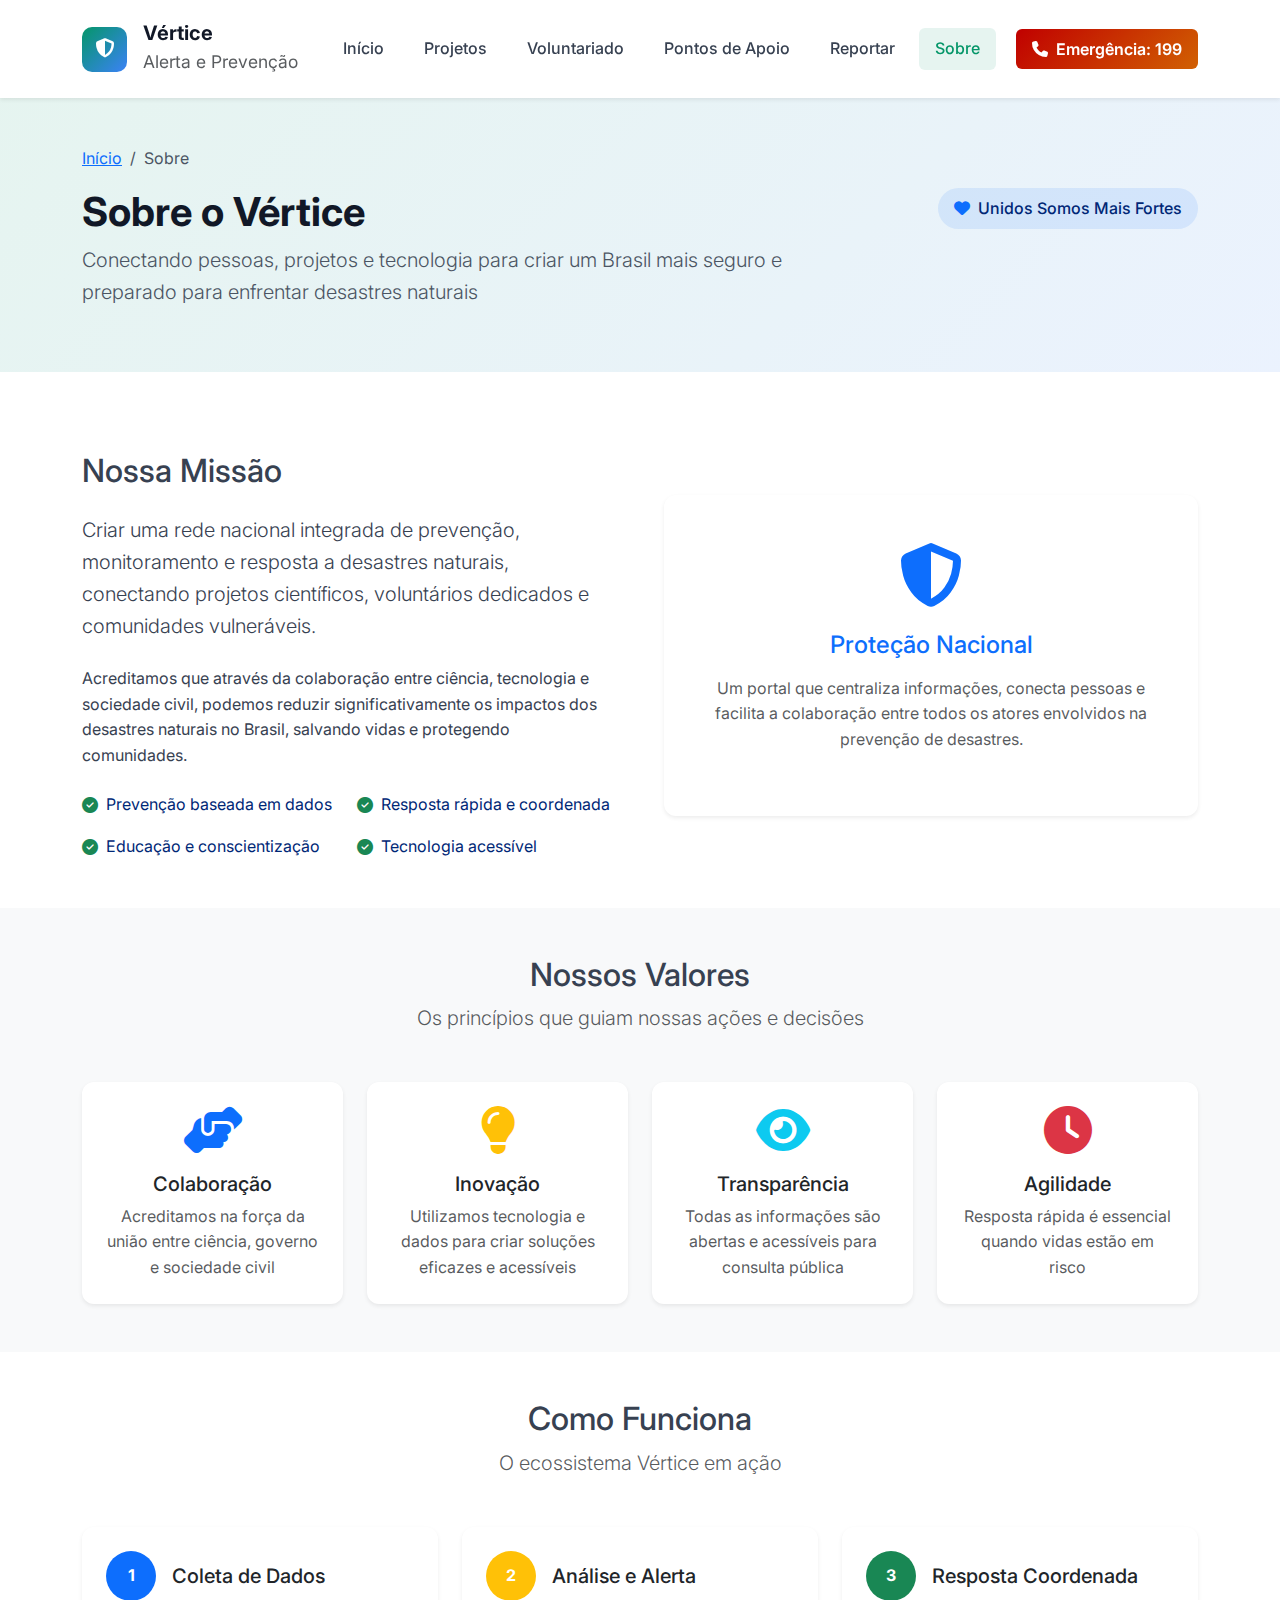
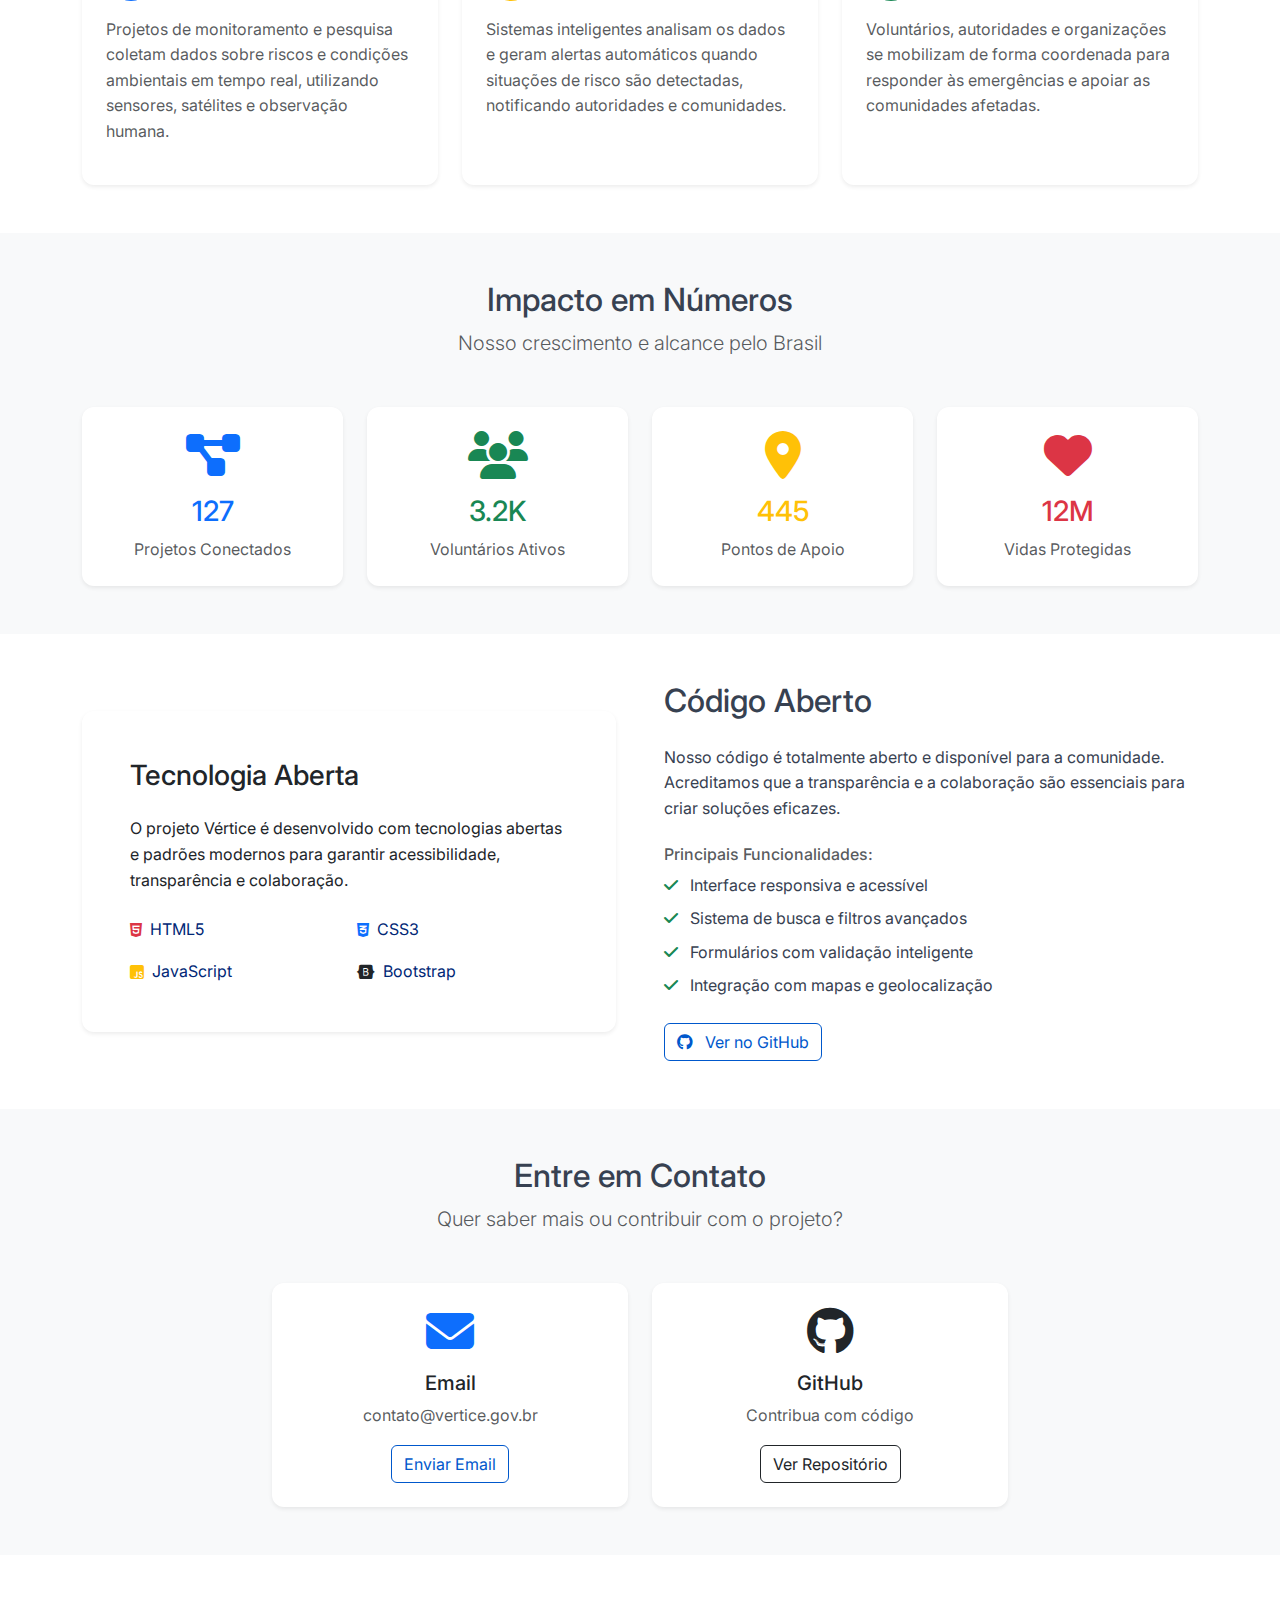
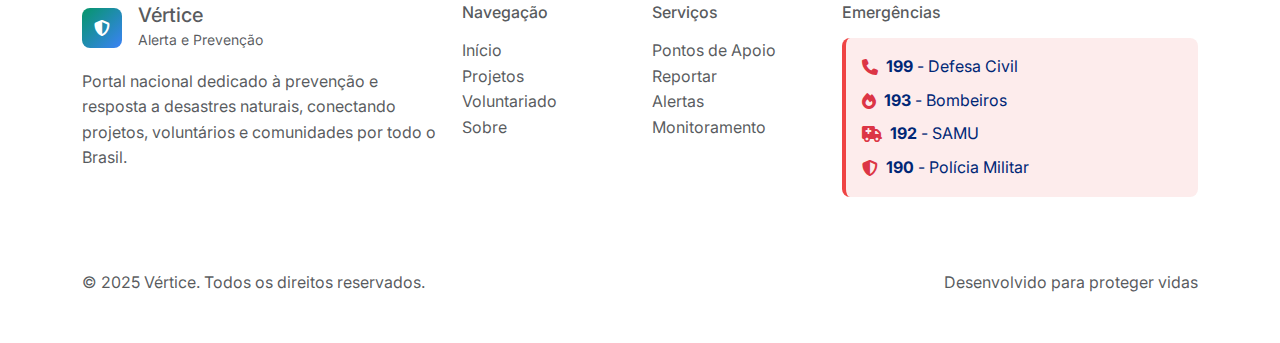
<file: sobre.html>
<!DOCTYPE html>
<html lang="pt-BR">
<head>
    <meta charset="UTF-8">
    <meta name="viewport" content="width=device-width, initial-scale=1.0">
    <title>Sobre - Vértice</title>
    <meta name="description" content="Conheça mais sobre o projeto Vértice e nossa missão de proteger vidas">
    
    <!-- Bootstrap CSS -->
    <link href="https://cdn.jsdelivr.net/npm/bootstrap@5.3.2/dist/css/bootstrap.min.css" rel="stylesheet">
    <!-- Font Awesome -->
    <link href="https://cdnjs.cloudflare.com/ajax/libs/font-awesome/6.4.0/css/all.min.css" rel="stylesheet">
    <!-- Google Fonts -->
    <link href="https://fonts.googleapis.com/css2?family=Inter:wght@300;400;500;600;700&display=swap" rel="stylesheet">
    <!-- Custom CSS -->
    <link href="/css/style.css" rel="stylesheet">
</head>
<body>
    <!-- Navbar -->
    <nav class="navbar navbar-expand-lg navbar-light bg-white shadow-sm sticky-top">
        <div class="container">
            <a class="navbar-brand d-flex align-items-center" href="index.html">
                <div class="brand-icon me-3">
                    <i class="fas fa-shield-alt"></i>
                </div>
                <div>
                    <h5 class="mb-0 brand-title">Vértice</h5>
                    <small class="text-muted">Alerta e Prevenção</small>
                </div>
            </a>
            
            <button class="navbar-toggler" type="button" data-bs-toggle="collapse" data-bs-target="#navbarNav">
                <span class="navbar-toggler-icon"></span>
            </button>
            
            <div class="collapse navbar-collapse" id="navbarNav">
                <ul class="navbar-nav ms-auto">
                    <li class="nav-item">
                        <a class="nav-link" href="index.html">Início</a>
                    </li>
                    <li class="nav-item">
                        <a class="nav-link" href="projetos.html">Projetos</a>
                    </li>
                    <li class="nav-item">
                        <a class="nav-link" href="voluntario.html">Voluntariado</a>
                    </li>
                    <li class="nav-item">
                        <a class="nav-link" href="pontos-apoio.html">Pontos de Apoio</a>
                    </li>
                    <li class="nav-item">
                        <a class="nav-link" href="reportar.html">Reportar</a>
                    </li>
                    <li class="nav-item">
                        <a class="nav-link active" href="sobre.html">Sobre</a>
                    </li>
                </ul>
                <a href="tel:199" class="btn btn-emergency ms-3">
                    <i class="fas fa-phone me-1"></i>
                    Emergência: 199
                </a>
            </div>
        </div>
    </nav>

    <!-- Page Header -->
    <section class="page-header">
        <div class="container">
            <nav aria-label="breadcrumb">
                <ol class="breadcrumb">
                    <li class="breadcrumb-item"><a href="index.html">Início</a></li>
                    <li class="breadcrumb-item active">Sobre</li>
                </ol>
            </nav>
            <div class="row">
                <div class="col-lg-8">
                    <h1>Sobre o Vértice</h1>
                    <p class="lead">Conectando pessoas, projetos e tecnologia para criar um Brasil mais seguro e preparado para enfrentar desastres naturais</p>
                </div>
                <div class="col-lg-4 text-lg-end">
                    <div class="d-inline-flex align-items-center bg-primary bg-opacity-10 text-primary px-3 py-2 rounded-pill">
                        <i class="fas fa-heart me-2"></i>
                        <span class="fw-medium">Unidos Somos Mais Fortes</span>
                    </div>
                </div>
            </div>
        </div>
    </section>

    <!-- Mission Section -->
    <section class="py-5">
        <div class="container">
            <div class="row g-5 align-items-center">
                <div class="col-lg-6">
                    <h2 class="mb-4">Nossa Missão</h2>
                    <p class="lead mb-4">
                        Criar uma rede nacional integrada de prevenção, monitoramento e resposta a desastres naturais, 
                        conectando projetos científicos, voluntários dedicados e comunidades vulneráveis.
                    </p>
                    <p class="mb-4">
                        Acreditamos que através da colaboração entre ciência, tecnologia e sociedade civil, 
                        podemos reduzir significativamente os impactos dos desastres naturais no Brasil, 
                        salvando vidas e protegendo comunidades.
                    </p>
                    <div class="row g-3">
                        <div class="col-sm-6">
                            <div class="d-flex align-items-center">
                                <i class="fas fa-check-circle text-success me-2"></i>
                                <span>Prevenção baseada em dados</span>
                            </div>
                        </div>
                        <div class="col-sm-6">
                            <div class="d-flex align-items-center">
                                <i class="fas fa-check-circle text-success me-2"></i>
                                <span>Resposta rápida e coordenada</span>
                            </div>
                        </div>
                        <div class="col-sm-6">
                            <div class="d-flex align-items-center">
                                <i class="fas fa-check-circle text-success me-2"></i>
                                <span>Educação e conscientização</span>
                            </div>
                        </div>
                        <div class="col-sm-6">
                            <div class="d-flex align-items-center">
                                <i class="fas fa-check-circle text-success me-2"></i>
                                <span>Tecnologia acessível</span>
                            </div>
                        </div>
                    </div>
                </div>
                <div class="col-lg-6">
                    <div class="card border-0 shadow-sm">
                        <div class="card-body p-5 text-center">
                            <div class="mb-4">
                                <i class="fas fa-shield-alt fa-4x text-primary"></i>
                            </div>
                            <h4 class="text-primary mb-3">Proteção Nacional</h4>
                            <p class="text-muted">
                                Um portal que centraliza informações, conecta pessoas e facilita a colaboração 
                                entre todos os atores envolvidos na prevenção de desastres.
                            </p>
                        </div>
                    </div>
                </div>
            </div>
        </div>
    </section>

    <!-- Values Section -->
    <section class="py-5 bg-light">
        <div class="container">
            <div class="text-center mb-5">
                <h2>Nossos Valores</h2>
                <p class="lead text-muted">Os princípios que guiam nossas ações e decisões</p>
            </div>
            <div class="row g-4">
                <div class="col-md-6 col-lg-3">
                    <div class="card border-0 shadow-sm h-100 text-center">
                        <div class="card-body p-4">
                            <div class="mb-3">
                                <i class="fas fa-hands-helping fa-3x text-primary"></i>
                            </div>
                            <h5>Colaboração</h5>
                            <p class="text-muted mb-0">
                                Acreditamos na força da união entre ciência, governo e sociedade civil
                            </p>
                        </div>
                    </div>
                </div>
                <div class="col-md-6 col-lg-3">
                    <div class="card border-0 shadow-sm h-100 text-center">
                        <div class="card-body p-4">
                            <div class="mb-3">
                                <i class="fas fa-lightbulb fa-3x text-warning"></i>
                            </div>
                            <h5>Inovação</h5>
                            <p class="text-muted mb-0">
                                Utilizamos tecnologia e dados para criar soluções eficazes e acessíveis
                            </p>
                        </div>
                    </div>
                </div>
                <div class="col-md-6 col-lg-3">
                    <div class="card border-0 shadow-sm h-100 text-center">
                        <div class="card-body p-4">
                            <div class="mb-3">
                                <i class="fas fa-eye fa-3x text-info"></i>
                            </div>
                            <h5>Transparência</h5>
                            <p class="text-muted mb-0">
                                Todas as informações são abertas e acessíveis para consulta pública
                            </p>
                        </div>
                    </div>
                </div>
                <div class="col-md-6 col-lg-3">
                    <div class="card border-0 shadow-sm h-100 text-center">
                        <div class="card-body p-4">
                            <div class="mb-3">
                                <i class="fas fa-clock fa-3x text-danger"></i>
                            </div>
                            <h5>Agilidade</h5>
                            <p class="text-muted mb-0">
                                Resposta rápida é essencial quando vidas estão em risco
                            </p>
                        </div>
                    </div>
                </div>
            </div>
        </div>
    </section>

    <!-- How It Works Section -->
    <section class="py-5">
        <div class="container">
            <div class="text-center mb-5">
                <h2>Como Funciona</h2>
                <p class="lead text-muted">O ecossistema Vértice em ação</p>
            </div>
            <div class="row g-4">
                <div class="col-lg-4">
                    <div class="card border-0 shadow-sm h-100">
                        <div class="card-body p-4">
                            <div class="d-flex align-items-center mb-3">
                                <div class="bg-primary text-white rounded-circle d-flex align-items-center justify-content-center me-3" style="width: 50px; height: 50px;">
                                    <strong>1</strong>
                                </div>
                                <h5 class="mb-0">Coleta de Dados</h5>
                            </div>
                            <p class="text-muted">
                                Projetos de monitoramento e pesquisa coletam dados sobre riscos e condições ambientais 
                                em tempo real, utilizando sensores, satélites e observação humana.
                            </p>
                        </div>
                    </div>
                </div>
                <div class="col-lg-4">
                    <div class="card border-0 shadow-sm h-100">
                        <div class="card-body p-4">
                            <div class="d-flex align-items-center mb-3">
                                <div class="bg-warning text-white rounded-circle d-flex align-items-center justify-content-center me-3" style="width: 50px; height: 50px;">
                                    <strong>2</strong>
                                </div>
                                <h5 class="mb-0">Análise e Alerta</h5>
                            </div>
                            <p class="text-muted">
                                Sistemas inteligentes analisam os dados e geram alertas automáticos quando 
                                situações de risco são detectadas, notificando autoridades e comunidades.
                            </p>
                        </div>
                    </div>
                </div>
                <div class="col-lg-4">
                    <div class="card border-0 shadow-sm h-100">
                        <div class="card-body p-4">
                            <div class="d-flex align-items-center mb-3">
                                <div class="bg-success text-white rounded-circle d-flex align-items-center justify-content-center me-3" style="width: 50px; height: 50px;">
                                    <strong>3</strong>
                                </div>
                                <h5 class="mb-0">Resposta Coordenada</h5>
                            </div>
                            <p class="text-muted">
                                Voluntários, autoridades e organizações se mobilizam de forma coordenada 
                                para responder às emergências e apoiar as comunidades afetadas.
                            </p>
                        </div>
                    </div>
                </div>
            </div>
        </div>
    </section>

    <!-- Statistics Section -->
    <section class="py-5 bg-light">
        <div class="container">
            <div class="text-center mb-5">
                <h2>Impacto em Números</h2>
                <p class="lead text-muted">Nosso crescimento e alcance pelo Brasil</p>
            </div>
            <div class="row g-4 text-center">
                <div class="col-md-3 col-sm-6">
                    <div class="card border-0 shadow-sm h-100">
                        <div class="card-body p-4">
                            <i class="fas fa-project-diagram fa-3x text-primary mb-3"></i>
                            <h3 class="text-primary mb-2">127</h3>
                            <p class="text-muted mb-0">Projetos Conectados</p>
                        </div>
                    </div>
                </div>
                <div class="col-md-3 col-sm-6">
                    <div class="card border-0 shadow-sm h-100">
                        <div class="card-body p-4">
                            <i class="fas fa-users fa-3x text-success mb-3"></i>
                            <h3 class="text-success mb-2">3.2K</h3>
                            <p class="text-muted mb-0">Voluntários Ativos</p>
                        </div>
                    </div>
                </div>
                <div class="col-md-3 col-sm-6">
                    <div class="card border-0 shadow-sm h-100">
                        <div class="card-body p-4">
                            <i class="fas fa-map-marker-alt fa-3x text-warning mb-3"></i>
                            <h3 class="text-warning mb-2">445</h3>
                            <p class="text-muted mb-0">Pontos de Apoio</p>
                        </div>
                    </div>
                </div>
                <div class="col-md-3 col-sm-6">
                    <div class="card border-0 shadow-sm h-100">
                        <div class="card-body p-4">
                            <i class="fas fa-heart fa-3x text-danger mb-3"></i>
                            <h3 class="text-danger mb-2">12M</h3>
                            <p class="text-muted mb-0">Vidas Protegidas</p>
                        </div>
                    </div>
                </div>
            </div>
        </div>
    </section>

    <!-- Technology Section -->
    <section class="py-5">
        <div class="container">
            <div class="row g-5 align-items-center">
                <div class="col-lg-6">
                    <div class="card border-0 shadow-sm">
                        <div class="card-body p-5">
                            <h3 class="mb-4">Tecnologia Aberta</h3>
                            <p class="mb-4">
                                O projeto Vértice é desenvolvido com tecnologias abertas e padrões modernos 
                                para garantir acessibilidade, transparência e colaboração.
                            </p>
                            <div class="row g-3">
                                <div class="col-6">
                                    <div class="d-flex align-items-center">
                                        <i class="fab fa-html5 text-danger me-2"></i>
                                        <span>HTML5</span>
                                    </div>
                                </div>
                                <div class="col-6">
                                    <div class="d-flex align-items-center">
                                        <i class="fab fa-css3-alt text-primary me-2"></i>
                                        <span>CSS3</span>
                                    </div>
                                </div>
                                <div class="col-6">
                                    <div class="d-flex align-items-center">
                                        <i class="fab fa-js-square text-warning me-2"></i>
                                        <span>JavaScript</span>
                                    </div>
                                </div>
                                <div class="col-6">
                                    <div class="d-flex align-items-center">
                                        <i class="fab fa-bootstrap text-purple me-2"></i>
                                        <span>Bootstrap</span>
                                    </div>
                                </div>
                            </div>
                        </div>
                    </div>
                </div>
                <div class="col-lg-6">
                    <h2 class="mb-4">Código Aberto</h2>
                    <p class="mb-4">
                        Nosso código é totalmente aberto e disponível para a comunidade. Acreditamos que 
                        a transparência e a colaboração são essenciais para criar soluções eficazes.
                    </p>
                    <div class="mb-4">
                        <h6 class="text-muted mb-2">Principais Funcionalidades:</h6>
                        <ul class="list-unstyled">
                            <li class="mb-2">
                                <i class="fas fa-check text-success me-2"></i>
                                Interface responsiva e acessível
                            </li>
                            <li class="mb-2">
                                <i class="fas fa-check text-success me-2"></i>
                                Sistema de busca e filtros avançados
                            </li>
                            <li class="mb-2">
                                <i class="fas fa-check text-success me-2"></i>
                                Formulários com validação inteligente
                            </li>
                            <li class="mb-2">
                                <i class="fas fa-check text-success me-2"></i>
                                Integração com mapas e geolocalização
                            </li>
                        </ul>
                    </div>
                    <a href="#" class="btn btn-outline-primary">
                        <i class="fab fa-github me-2"></i>
                        Ver no GitHub
                    </a>
                </div>
            </div>
        </div>
    </section>

    <!-- Contact Section -->
    <section class="py-5 bg-light">
        <div class="container">
            <div class="text-center mb-5">
                <h2>Entre em Contato</h2>
                <p class="lead text-muted">Quer saber mais ou contribuir com o projeto?</p>
            </div>
            <div class="row justify-content-center">
                <div class="col-lg-8">
                    <div class="row g-4">
                        <div class="col-md-6">
                            <div class="card border-0 shadow-sm h-100 text-center">
                                <div class="card-body p-4">
                                    <i class="fas fa-envelope fa-3x text-primary mb-3"></i>
                                    <h5>Email</h5>
                                    <p class="text-muted">contato@vertice.gov.br</p>
                                    <a href="mailto:contato@brasilunido.gov.br" class="btn btn-outline-primary">
                                        Enviar Email
                                    </a>
                                </div>
                            </div>
                        </div>
                        <div class="col-md-6">
                            <div class="card border-0 shadow-sm h-100 text-center">
                                <div class="card-body p-4">
                                    <i class="fab fa-github fa-3x text-dark mb-3"></i>
                                    <h5>GitHub</h5>
                                    <p class="text-muted">Contribua com código</p>
                                    <a href="#" class="btn btn-outline-dark">
                                        Ver Repositório
                                    </a>
                                </div>
                            </div>
                        </div>
                    </div>
                </div>
            </div>
        </div>
    </section>

   <!-- Footer -->
    <footer class="footer bg-dark text-white py-5">
      <div class="container">
        <div class="row">
          <div class="col-lg-4 mb-4">
            <div class="d-flex align-items-center mb-3">
              <div class="brand-icon me-3">
                <i class="fas fa-shield-alt"></i>
              </div>
              <div>
                <h5 class="mb-0 text-muted">Vértice</h5>
                <small class="text-muted">Alerta e Prevenção</small>
              </div>
            </div>
            <p class="text-muted">
              Portal nacional dedicado à prevenção e resposta a desastres
              naturais, conectando projetos, voluntários e comunidades por todo
              o Brasil.
            </p>
          </div>
          <div class="col-lg-2 col-md-6 mb-4">
            <h6 class="text-muted mb-3">Navegação</h6>
            <ul class="list-unstyled">
              <li><a href="index.html" class="text-muted">Início</a></li>
              <li><a href="projetos.html" class="text-muted">Projetos</a></li>
              <li>
                <a href="voluntario.html" class="text-muted">Voluntariado</a>
              </li>
              <li><a href="sobre.html" class="text-muted">Sobre</a></li>
            </ul>
          </div>
          <div class="col-lg-2 col-md-6 mb-4">
            <h6 class="text-muted mb-3">Serviços</h6>
            <ul class="list-unstyled">
              <li>
                <a href="pontos-apoio.html" class="text-muted"
                  >Pontos de Apoio</a
                >
              </li>
              <li><a href="reportar.html" class="text-muted">Reportar</a></li>
              <!-- TODO: Update 'Alertas' and 'Monitoramento' links when pages are available -->
              <li><a href="projetos.html" class="text-muted">Alertas</a></li>
              <li><a href="projetos.html" class="text-muted">Monitoramento</a></li>
            </ul>
          </div>
          <div class="col-lg-4 mb-4">
            <h6 class="text-muted mb-3">Emergências</h6>
            <div class="emergency-contacts">
              <div class="d-flex align-items-center mb-2">
                <i class="fas fa-phone text-danger me-2"></i>
                <span><strong>199</strong> - Defesa Civil</span>
              </div>
              <div class="d-flex align-items-center mb-2">
                <i class="fas fa-fire text-danger me-2"></i>
                <span><strong>193</strong> - Bombeiros</span>
              </div>
              <div class="d-flex align-items-center mb-2">
                <i class="fas fa-ambulance text-danger me-2"></i>
                <span><strong>192</strong> - SAMU</span>
              </div>
              <div class="d-flex align-items-center">
                <i class="fas fa-shield-alt text-danger me-2"></i>
                <span><strong>190</strong> - Polícia Militar</span>
              </div>
            </div>
          </div>
        </div>
        <hr class="my-4" />
        <div class="row align-items-center">
          <div class="col-md-6">
            <p class="text-muted mb-0">
              &copy; 2025 Vértice. Todos os direitos reservados.
            </p>
          </div>
          <div class="col-md-6 text-md-end">
            <p class="text-muted mb-0">
              Desenvolvido para proteger vidas
            </p>
          </div>
        </div>
      </div>
    </footer>

    <!-- Bootstrap JS -->
    <script src="https://cdn.jsdelivr.net/npm/bootstrap@5.3.2/dist/js/bootstrap.bundle.min.js"></script>
    <!-- Custom JS -->
    <script src="js/data.js"></script>
    <script src="js/script.js"></script>
    </script>
    <script
      defer
      src="https://static.cloudflareinsights.com/beacon.min.js/vcd15cbe7772f49c399c6a5babf22c1241717689176015"
      integrity="sha512-ZpsOmlRQV6y907TI0dKBHq9Md29nnaEIPlkf84rnaERnq6zvWvPUqr2ft8M1aS28oN72PdrCzSjY4U6VaAw1EQ=="
      data-cf-beacon='{"rayId":"949792d74ddb4eef","serverTiming":{"name":{"cfExtPri":true,"cfEdge":true,"cfOrigin":true,"cfL4":true,"cfSpeedBrain":true,"cfCacheStatus":true}},"version":"2025.5.0","token":"dc79be98a7d9454985898a9490bd0402"}'
      crossorigin="anonymous"
    ></script>
  </body>
</html>
</file>
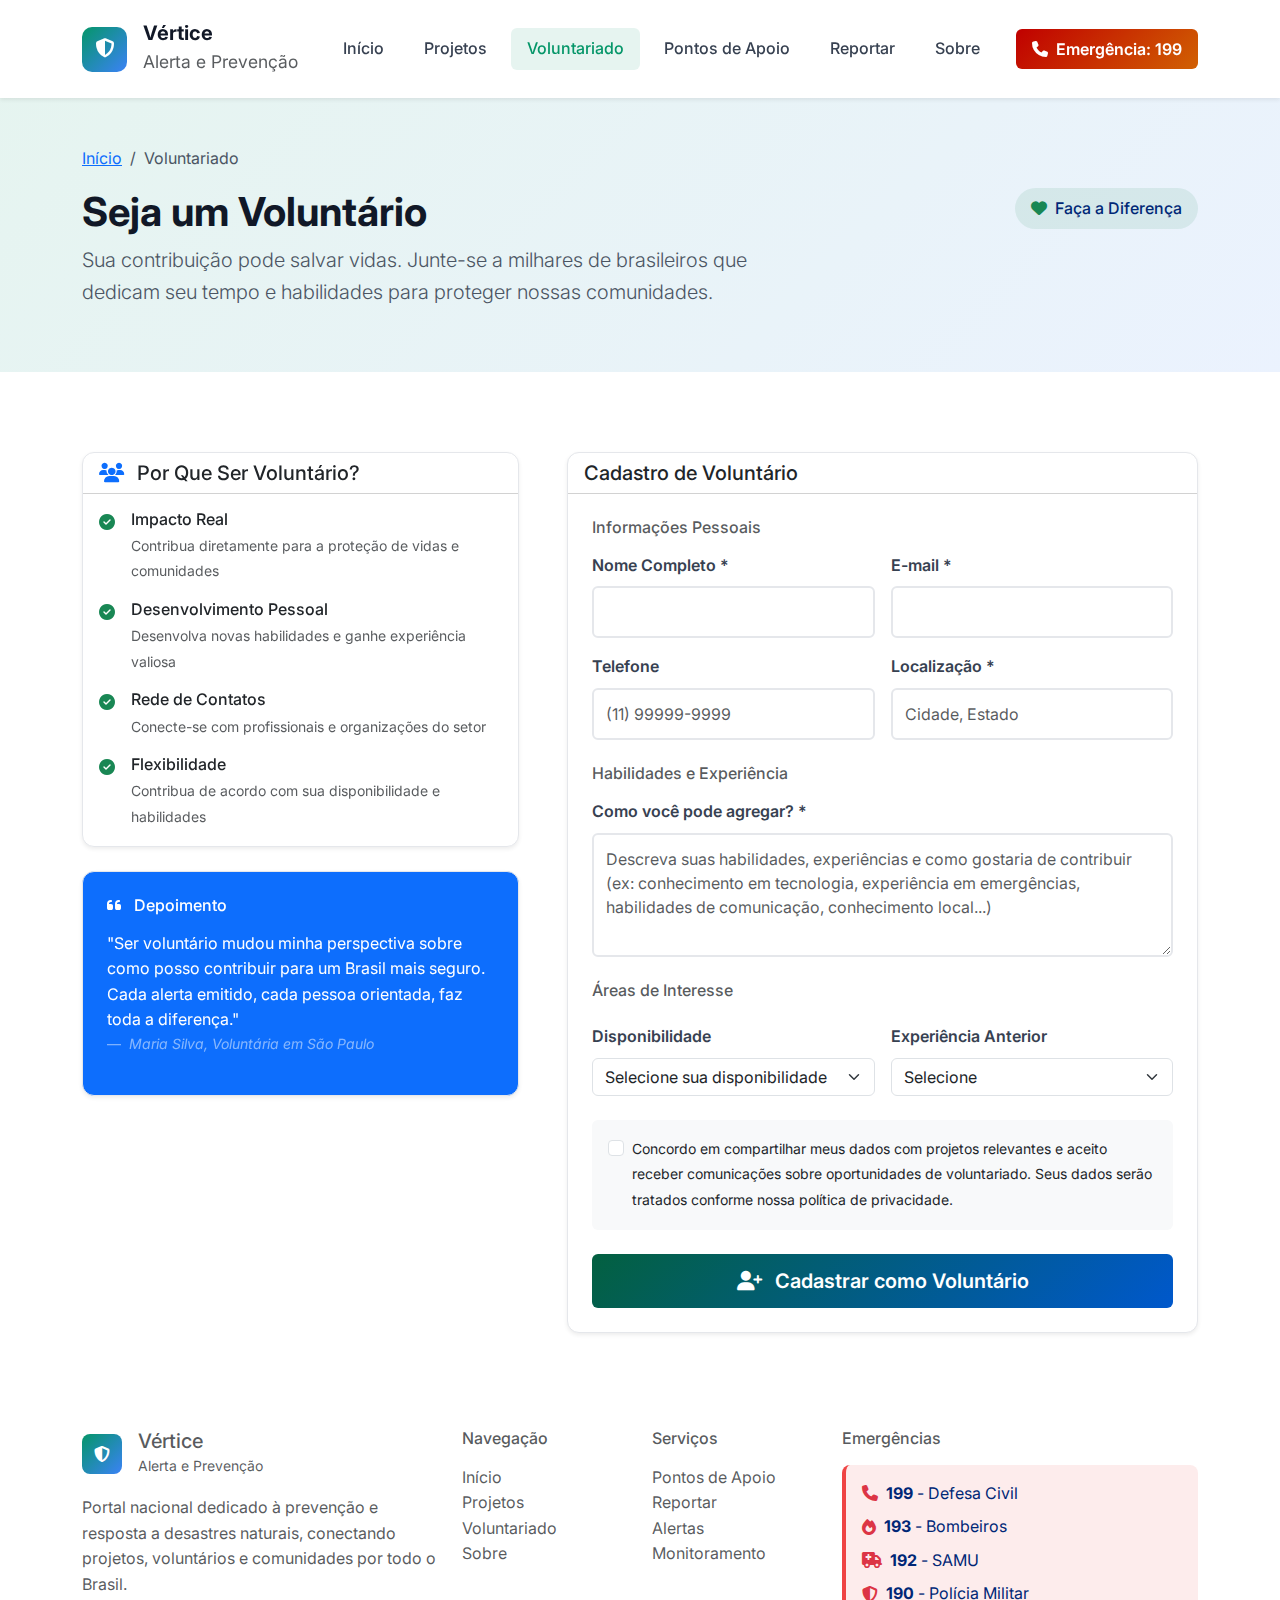
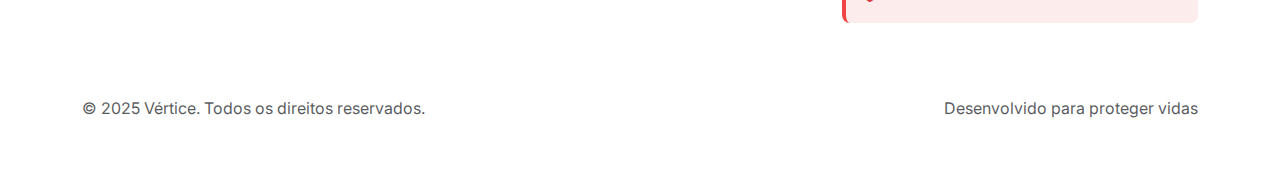
<file: voluntario.html>
<!DOCTYPE html>
<html lang="pt-BR">
  <head>
    <meta charset="UTF-8" />
    <meta name="viewport" content="width=device-width, initial-scale=1.0" />
    <title>Voluntariado - Vértice</title>
    <meta
      name="description"
      content="Torne-se um voluntário e ajude a proteger comunidades brasileiras"
    />

    <!-- Bootstrap CSS -->
    <link
      href="https://cdn.jsdelivr.net/npm/bootstrap@5.3.2/dist/css/bootstrap.min.css"
      rel="stylesheet"
    />
    <!-- Font Awesome -->
    <link
      href="https://cdnjs.cloudflare.com/ajax/libs/font-awesome/6.4.0/css/all.min.css"
      rel="stylesheet"
    />
    <!-- Google Fonts -->
    <link
      href="https://fonts.googleapis.com/css2?family=Inter:wght@300;400;500;600;700&display=swap"
      rel="stylesheet"
    />
    <!-- Custom CSS -->
    <link href="/css/style.css" rel="stylesheet" />
  </head>
  <body>
    <!-- Navbar -->
    <nav
      class="navbar navbar-expand-lg navbar-light bg-white shadow-sm sticky-top"
    >
      <div class="container">
        <a class="navbar-brand d-flex align-items-center" href="index.html">
          <div class="brand-icon me-3">
            <i class="fas fa-shield-alt"></i>
          </div>
          <div>
            <h5 class="mb-0 brand-title">Vértice</h5>
            <small class="text-muted">Alerta e Prevenção</small>
          </div>
        </a>

        <button
          class="navbar-toggler"
          type="button"
          data-bs-toggle="collapse"
          data-bs-target="#navbarNav"
        >
          <span class="navbar-toggler-icon"></span>
        </button>

        <div class="collapse navbar-collapse" id="navbarNav">
          <ul class="navbar-nav ms-auto">
            <li class="nav-item">
              <a class="nav-link" href="index.html">Início</a>
            </li>
            <li class="nav-item">
              <a class="nav-link" href="projetos.html">Projetos</a>
            </li>
            <li class="nav-item">
              <a class="nav-link active" href="voluntario.html">Voluntariado</a>
            </li>
            <li class="nav-item">
              <a class="nav-link" href="pontos-apoio.html">Pontos de Apoio</a>
            </li>
            <li class="nav-item">
              <a class="nav-link" href="reportar.html">Reportar</a>
            </li>
            <li class="nav-item">
              <a class="nav-link" href="sobre.html">Sobre</a>
            </li>
          </ul>
          <a href="tel:199" class="btn btn-emergency ms-3">
            <i class="fas fa-phone me-1"></i>
            Emergência: 199
          </a>
        </div>
      </div>
    </nav>

    <!-- Page Header -->
    <section class="page-header">
      <div class="container">
        <nav aria-label="breadcrumb">
          <ol class="breadcrumb">
            <li class="breadcrumb-item"><a href="index.html">Início</a></li>
            <li class="breadcrumb-item active">Voluntariado</li>
          </ol>
        </nav>
        <div class="row">
          <div class="col-lg-8">
            <h1>Seja um Voluntário</h1>
            <p class="lead">
              Sua contribuição pode salvar vidas. Junte-se a milhares de
              brasileiros que dedicam seu tempo e habilidades para proteger
              nossas comunidades.
            </p>
          </div>
          <div class="col-lg-4 text-lg-end">
            <div
              class="d-inline-flex align-items-center bg-success bg-opacity-10 text-success px-3 py-2 rounded-pill"
            >
              <i class="fas fa-heart me-2"></i>
              <span class="fw-medium">Faça a Diferença</span>
            </div>
          </div>
        </div>
      </div>
    </section>

    <!-- Main Content -->
    <section class="py-5">
      <div class="container">
        <div class="row g-5">
          <!-- Left Column - Benefits and Motivation -->
          <div class="col-lg-5">
            <div class="sticky-lg-top" style="top: 100px">
              <!-- Why Volunteer Card -->
              <div class="card shadow-sm mb-4">
                <div class="card-header bg-transparent">
                  <h5 class="mb-0">
                    <i class="fas fa-users text-primary me-2"></i>
                    Por Que Ser Voluntário?
                  </h5>
                </div>
                <div class="card-body">
                  <div class="row g-3">
                    <div class="col-12">
                      <div class="d-flex">
                        <div class="flex-shrink-0">
                          <i class="fas fa-check-circle text-success"></i>
                        </div>
                        <div class="flex-grow-1 ms-3">
                          <h6 class="mb-1">Impacto Real</h6>
                          <small class="text-muted"
                            >Contribua diretamente para a proteção de vidas e
                            comunidades</small
                          >
                        </div>
                      </div>
                    </div>
                    <div class="col-12">
                      <div class="d-flex">
                        <div class="flex-shrink-0">
                          <i class="fas fa-check-circle text-success"></i>
                        </div>
                        <div class="flex-grow-1 ms-3">
                          <h6 class="mb-1">Desenvolvimento Pessoal</h6>
                          <small class="text-muted"
                            >Desenvolva novas habilidades e ganhe experiência
                            valiosa</small
                          >
                        </div>
                      </div>
                    </div>
                    <div class="col-12">
                      <div class="d-flex">
                        <div class="flex-shrink-0">
                          <i class="fas fa-check-circle text-success"></i>
                        </div>
                        <div class="flex-grow-1 ms-3">
                          <h6 class="mb-1">Rede de Contatos</h6>
                          <small class="text-muted"
                            >Conecte-se com profissionais e organizações do
                            setor</small
                          >
                        </div>
                      </div>
                    </div>
                    <div class="col-12">
                      <div class="d-flex">
                        <div class="flex-shrink-0">
                          <i class="fas fa-check-circle text-success"></i>
                        </div>
                        <div class="flex-grow-1 ms-3">
                          <h6 class="mb-1">Flexibilidade</h6>
                          <small class="text-muted"
                            >Contribua de acordo com sua disponibilidade e
                            habilidades</small
                          >
                        </div>
                      </div>
                    </div>
                  </div>
                </div>
              </div>

              <!-- Testimonial Card -->
              <div class="card bg-primary text-white shadow-sm">
                <div class="card-body p-4">
                  <h6 class="mb-3">
                    <i class="fas fa-quote-left me-2"></i>
                    Depoimento
                  </h6>
                  <blockquote class="mb-3">
                    "Ser voluntário mudou minha perspectiva sobre como posso
                    contribuir para um Brasil mais seguro. Cada alerta emitido,
                    cada pessoa orientada, faz toda a diferença."
                  </blockquote>
                  <footer class="blockquote-footer text-white-50">
                    <cite>Maria Silva, Voluntária em São Paulo</cite>
                  </footer>
                </div>
              </div>
            </div>
          </div>

          <!-- Right Column - Registration Form -->
          <div class="col-lg-7">
            <div class="card shadow-sm">
              <div class="card-header bg-transparent">
                <h5 class="mb-0">Cadastro de Voluntário</h5>
              </div>
              <div class="card-body p-4">
                <form id="volunteerForm" novalidate>
                  <!-- Personal Information -->
                  <h6 class="text-muted mb-3">Informações Pessoais</h6>
                  <div class="row g-3 mb-4">
                    <div class="col-md-6">
                      <label for="name" class="form-label"
                        >Nome Completo *</label
                      >
                      <input
                        type="text"
                        class="form-control"
                        id="name"
                        required
                      />
                    </div>
                    <div class="col-md-6">
                      <label for="email" class="form-label">E-mail *</label>
                      <input
                        type="email"
                        class="form-control"
                        id="email"
                        required
                      />
                    </div>
                    <div class="col-md-6">
                      <label for="phone" class="form-label">Telefone</label>
                      <input
                        type="tel"
                        class="form-control"
                        id="phone"
                        placeholder="(11) 99999-9999"
                      />
                    </div>
                    <div class="col-md-6">
                      <label for="location" class="form-label"
                        >Localização *</label
                      >
                      <input
                        type="text"
                        class="form-control"
                        id="location"
                        placeholder="Cidade, Estado"
                        required
                      />
                    </div>
                  </div>

                  <!-- Skills and Experience -->
                  <h6 class="text-muted mb-3">Habilidades e Experiência</h6>
                  <div class="mb-4">
                    <label for="skills" class="form-label"
                      >Como você pode agregar? *</label
                    >
                    <textarea
                      class="form-control"
                      id="skills"
                      rows="4"
                      required
                      placeholder="Descreva suas habilidades, experiências e como gostaria de contribuir (ex: conhecimento em tecnologia, experiência em emergências, habilidades de comunicação, conhecimento local...)"
                    ></textarea>
                  </div>

                  <!-- Areas of Interest -->
                  <h6 class="text-muted mb-3">Áreas de Interesse</h6>
                  <div class="row g-3 mb-4" id="areasOfInterest">
                    <!-- Will be populated by JavaScript -->
                  </div>

                  <!-- Availability -->
                  <div class="row g-3 mb-4">
                    <div class="col-md-6">
                      <label for="availability" class="form-label"
                        >Disponibilidade</label
                      >
                      <select class="form-select" id="availability">
                        <option value="">Selecione sua disponibilidade</option>
                        <!-- Will be populated by JavaScript -->
                      </select>
                    </div>
                    <div class="col-md-6">
                      <label for="experience" class="form-label"
                        >Experiência Anterior</label
                      >
                      <select class="form-select" id="experience">
                        <option value="">Selecione</option>
                        <option value="nenhuma">Nenhuma experiência</option>
                        <option value="basica">Experiência básica</option>
                        <option value="intermediaria">
                          Experiência intermediária
                        </option>
                        <option value="avancada">Experiência avançada</option>
                      </select>
                    </div>
                  </div>

                  <!-- Terms and Conditions -->
                  <div class="bg-light p-3 rounded mb-4">
                    <div class="form-check">
                      <input
                        class="form-check-input"
                        type="checkbox"
                        id="termsAccepted"
                        required
                      />
                      <label class="form-check-label" for="termsAccepted">
                        <small>
                          Concordo em compartilhar meus dados com projetos
                          relevantes e aceito receber comunicações sobre
                          oportunidades de voluntariado. Seus dados serão
                          tratados conforme nossa política de privacidade.
                        </small>
                      </label>
                    </div>
                  </div>

                  <!-- Submit Button -->
                  <div class="d-grid">
                    <button type="submit" class="btn btn-primary btn-lg">
                      <i class="fas fa-user-plus me-2"></i>
                      Cadastrar como Voluntário
                    </button>
                  </div>
                </form>
              </div>
            </div>
          </div>
        </div>
      </div>
    </section>

    <!-- Success Modal -->
    <div class="modal fade" id="successModal" tabindex="-1">
      <div class="modal-dialog">
        <div class="modal-content">
          <div class="modal-header bg-success text-white">
            <h5 class="modal-title">
              <i class="fas fa-check-circle me-2"></i>
              Cadastro Realizado!
            </h5>
            <button
              type="button"
              class="btn-close btn-close-white"
              data-bs-dismiss="modal"
            ></button>
          </div>
          <div class="modal-body text-center py-4">
            <i class="fas fa-heart fa-3x text-success mb-3"></i>
            <h5>Bem-vindo(a) ao time!</h5>
            <p class="text-muted mb-4">
              Seu cadastro foi realizado com sucesso. Entraremos em contato em
              breve com oportunidades de voluntariado que combinem com seu
              perfil.
            </p>
            <div class="row g-3 text-start">
              <div class="col-12">
                <h6 class="mb-2">Próximos passos:</h6>
                <ul class="list-unstyled">
                  <li class="mb-2">
                    <i class="fas fa-check text-success me-2"></i>
                    Verifique seu e-mail para confirmação
                  </li>
                  <li class="mb-2">
                    <i class="fas fa-check text-success me-2"></i>
                    Aguarde contato com oportunidades
                  </li>
                  <li class="mb-2">
                    <i class="fas fa-check text-success me-2"></i>
                    Explore projetos disponíveis
                  </li>
                </ul>
              </div>
            </div>
          </div>
          <div class="modal-footer">
            <button
              type="button"
              class="btn btn-secondary"
              data-bs-dismiss="modal"
            >
              Fechar
            </button>
            <a href="projetos.html" class="btn btn-primary"
              >Explorar Projetos</a
            >
          </div>
        </div>
      </div>
    </div>

    <!-- Footer -->
    <footer class="footer bg-dark text-white py-5">
      <div class="container">
        <div class="row">
          <div class="col-lg-4 mb-4">
            <div class="d-flex align-items-center mb-3">
              <div class="brand-icon me-3">
                <i class="fas fa-shield-alt"></i>
              </div>
              <div>
                <h5 class="mb-0 text-muted">Vértice</h5>
                <small class="text-muted">Alerta e Prevenção</small>
              </div>
            </div>
            <p class="text-muted">
              Portal nacional dedicado à prevenção e resposta a desastres
              naturais, conectando projetos, voluntários e comunidades por todo
              o Brasil.
            </p>
          </div>
          <div class="col-lg-2 col-md-6 mb-4">
            <h6 class="text-muted mb-3">Navegação</h6>
            <ul class="list-unstyled">
              <li><a href="index.html" class="text-muted">Início</a></li>
              <li><a href="projetos.html" class="text-muted">Projetos</a></li>
              <li>
                <a href="voluntario.html" class="text-muted">Voluntariado</a>
              </li>
              <li><a href="sobre.html" class="text-muted">Sobre</a></li>
            </ul>
          </div>
          <div class="col-lg-2 col-md-6 mb-4">
            <h6 class="text-muted mb-3">Serviços</h6>
            <ul class="list-unstyled">
              <li>
                <a href="pontos-apoio.html" class="text-muted"
                  >Pontos de Apoio</a
                >
              </li>
              <li><a href="reportar.html" class="text-muted">Reportar</a></li>
              <!-- TODO: Update 'Alertas' and 'Monitoramento' links when pages are available -->
              <li><a href="projetos.html" class="text-muted">Alertas</a></li>
              <li><a href="projetos.html" class="text-muted">Monitoramento</a></li>
            </ul>
          </div>
          <div class="col-lg-4 mb-4">
            <h6 class="text-muted mb-3">Emergências</h6>
            <div class="emergency-contacts">
              <div class="d-flex align-items-center mb-2">
                <i class="fas fa-phone text-danger me-2"></i>
                <span><strong>199</strong> - Defesa Civil</span>
              </div>
              <div class="d-flex align-items-center mb-2">
                <i class="fas fa-fire text-danger me-2"></i>
                <span><strong>193</strong> - Bombeiros</span>
              </div>
              <div class="d-flex align-items-center mb-2">
                <i class="fas fa-ambulance text-danger me-2"></i>
                <span><strong>192</strong> - SAMU</span>
              </div>
              <div class="d-flex align-items-center">
                <i class="fas fa-shield-alt text-danger me-2"></i>
                <span><strong>190</strong> - Polícia Militar</span>
              </div>
            </div>
          </div>
        </div>
        <hr class="my-4" />
        <div class="row align-items-center">
          <div class="col-md-6">
            <p class="text-muted mb-0">
              &copy; 2025 Vértice. Todos os direitos reservados.
            </p>
          </div>
          <div class="col-md-6 text-md-end">
            <p class="text-muted mb-0">Desenvolvido para proteger vidas</p>
          </div>
        </div>
      </div>
    </footer>

    <!-- Bootstrap JS -->
    <script src="https://cdn.jsdelivr.net/npm/bootstrap@5.3.2/dist/js/bootstrap.bundle.min.js"></script>
    <!-- Custom JS -->
    <script src="js/data.js"></script>
    <script src="js/script.js"></script>
    <script
      defer
      src="https://static.cloudflareinsights.com/beacon.min.js/vcd15cbe7772f49c399c6a5babf22c1241717689176015"
      integrity="sha512-ZpsOmlRQV6y907TI0dKBHq9Md29nnaEIPlkf84rnaERnq6zvWvPUqr2ft8M1aS28oN72PdrCzSjY4U6VaAw1EQ=="
      data-cf-beacon='{"rayId":"949792d74ddb4eef","serverTiming":{"name":{"cfExtPri":true,"cfEdge":true,"cfOrigin":true,"cfL4":true,"cfSpeedBrain":true,"cfCacheStatus":true}},"version":"2025.5.0","token":"dc79be98a7d9454985898a9490bd0402"}'
      crossorigin="anonymous"
    ></script>
  </body>
</html>
</file>
<file: css/style.css>
/* * Custom CSS para Vértice Portal de Prevenção a Desastres */

/* Importar fonte Inter */
@import url("https://fonts.googleapis.com/css2?family=Inter:wght@300;400;500;600;700&display=swap");

/* Variáveis CSS para cores */
:root {
  --brasil-green: #009739;
  --brasil-yellow: #ffdf00;
  --brasil-blue: #002776;
  --green-primary: #059669;
  --green-light: #10b981;
  --green-darker-for-btn: #036040; /* Added for .btn-primary hover & .btn-outline-success hover */
  --blue-primary: #3b82f6;
  --blue-light: #60a5fa;
  --blue-darker-for-btn: #0058CC; /* Added for .btn-primary & .btn-outline-primary */
  --yellow-primary: #f59e0b;
  --yellow-light: #fbbf24;
  --yellow-darker-for-btn: #B87500; /* Added for .btn-outline-warning */
  --red-primary: #ef4444;
  --red-light: #f87171;
  --red-darker-for-btn: #B71C1C; /* Added for .btn-danger */
  --red-gradient-darker-start: #c00000; /* for btn-emergency */
  --orange-gradient-darker-end: #d16002; /* for btn-emergency */
  --info-darker-for-btn: #0B819B; /* Added for .btn-outline-info */
  --gray-50: #f9fafb;
  --gray-100: #f3f4f6;
  --gray-200: #e5e7eb;
  --gray-300: #d1d5db;
  --gray-600: #4b5563;
  --gray-700: #374151;
  --gray-800: #1f2937;
  --gray-900: #111827;
}

/* Reset e configurações base */
* {
  margin: 0;
  padding: 0;
  box-sizing: border-box;
}

body {
  font-family: "Inter", -apple-system, BlinkMacSystemFont, "Segoe UI", system-ui,
    sans-serif;
  line-height: 1.6;
  color: var(--gray-700);
  background-color: #ffffff;
}

/* Smooth scroll */
html {
  scroll-behavior: smooth;
}

/* Utilitários de cor */
.text-green {
  color: var(--green-primary) !important;
}
.text-blue {
  color: var(--blue-primary) !important;
}
.text-yellow {
  color: var(--yellow-primary) !important;
}
.text-red {
  color: var(--red-primary) !important;
}

.bg-green {
  background-color: var(--green-primary) !important;
}
.bg-blue {
  background-color: var(--blue-primary) !important;
}
.bg-yellow {
  background-color: var(--yellow-primary) !important;
}
.bg-red {
  background-color: var(--red-primary) !important;
}

/* Navbar customizada */
.navbar {
  padding: 1rem 0;
  /* margin-inline: 1rem; */ /* Removed for better control with media queries */
  backdrop-filter: blur(10px);
  background-color: rgba(255, 255, 255, 0.95) !important;
}

@media (min-width: 576px) {
  .navbar {
    /* margin-inline: 1rem; */ /* Removed to allow navbar background to span full width on all screen sizes */
  }
}

.navbar-brand .brand-icon {
  width: 45px;
  height: 45px;
  background: linear-gradient(
    135deg,
    var(--green-primary),
    var(--blue-primary)
  );
  border-radius: 10px;
  display: flex;
  align-items: center;
  justify-content: center;
  color: white;
  font-size: 1.2rem;
}

.navbar-brand .brand-title {
  color: var(--gray-900);
  font-weight: 700;
}

.navbar-nav .nav-link {
  font-weight: 500;
  color: var(--gray-700);
  padding: 0.5rem 1rem !important;
  border-radius: 6px;
  transition: all 0.3s ease;
  margin: 0 0.25rem; 
}

.navbar-nav .nav-link:hover,
.navbar-nav .nav-link.active {
  color: var(--green-primary);
  background-color: rgba(5, 150, 105, 0.1);
}

.btn-emergency {
  /* Adjusted for WCAG AA with white text */
  background: linear-gradient(135deg, var(--red-gradient-darker-start), var(--orange-gradient-darker-end));
  border: none;
  color: white;
  font-weight: 600;
  padding: 0.5rem 1rem;
  border-radius: 6px;
  text-decoration: none;
  transition: all 0.3s ease;
}

.btn-emergency:hover {
  /* Adjusted for WCAG AA with white text - slightly darker than default */
  background: linear-gradient(135deg, #a00000, #b05001); /* Darkened versions of hover state */
  color: white;
  transform: translateY(-1px);
  box-shadow: 0 4px 12px rgba(239, 68, 68, 0.4);
}

/* Hero Section */
.hero-section {
  position: relative;
  overflow: hidden;
  background-image: url(/assets/images/voluntariado-sacolas-comida.jpg);
  background-position: 50%;
  background-repeat: no-repeat;
  background-size: cover;
}

.hero-section::before {
  content: "";
  position: absolute;
  inset: 0;
  z-index: 1; /* menor que o conteúdo */
  background: linear-gradient(135deg, #f59e0b 0%, rgba(0,0,0,0.5) 100%);
  pointer-events: none;
}

.hero-section > .container {
  position: relative;
  z-index: 2; /* maior que o ::before */
}


.min-vh-75 {
  min-height: 75vh;
}

.badge-hero {
  display: inline-flex;
  align-items: center;
  background-color: rgba(5, 150, 105, 0.1);
  color: var(--green-primary);
  padding: 0.5rem 1rem;
  border-radius: 50px;
  font-size: 0.9rem;
  font-weight: 500;
  border: 1px solid rgba(5, 150, 105, 0.2);
}

.hero-section h1 {
  font-size: 3.5rem;
  font-weight: 700;
  line-height: 1.2;
  margin-bottom: 1.5rem;
}
.hero-section p {
  color: #fff !important; /* ou a cor desejada */
}

@media (max-width: 768px) {
  .hero-section h1 {
    font-size: 2.5rem;
  }
}

/* Botões personalizados */
/* Custom .btn-primary with gradient, adjusted for WCAG AA with white text */
.btn-primary {
  background: linear-gradient(
    135deg,
    var(--green-darker-for-btn), 
    var(--blue-darker-for-btn) 
  );
  border: none;
  color: white !important; /* Ensure text is white */
  font-weight: 600;
  padding: 0.75rem 2rem;
  border-radius: 6px;
  transition: all 0.3s ease;
}

.btn-primary:hover {
  /* Keep the same dark gradient as default for guaranteed contrast on hover */
  background: linear-gradient(
    135deg,
    var(--green-darker-for-btn), 
    var(--blue-darker-for-btn) 
  ); 
  filter: brightness(110%); /* Slightly lighten on hover as an alternative visual cue */
  color: white !important; /* Ensure text is white */
  transform: translateY(-2px);
  box-shadow: 0 8px 25px rgba(5, 150, 105, 0.3);
}

/* Custom .btn-outline-success on Hero, adjusted for WCAG AA */
/* This applies to the .btn-outline-success specifically in the .hero-section */
.hero-section .btn-outline-success {
  border: 2px solid var(--green-darker-for-btn); /* Border matching the new BG */
  color: white;
  font-weight: 600;
  padding: 0.75rem 2rem;
  border-radius: 6px;
  background-color: var(--green-darker-for-btn); /* Solid background for default state */
  transition: all 0.3s ease;
}

.hero-section .btn-outline-success:hover {
  background-color: var(--green-darker-for-btn); /* Keep dark bg for contrast */
  filter: brightness(115%); /* Slightly lighten on hover */
  border-color: var(--green-darker-for-btn); 
  color: white;
  transform: translateY(-2px);
  box-shadow: 0 8px 25px rgba(5, 150, 105, 0.3);
}

/* Standard Bootstrap button overrides for contrast */

/* .btn-danger: Already uses var(--red-primary). Override for better contrast. */
.btn-danger {
  background-color: var(--red-darker-for-btn) !important; /* Important to override Bootstrap */
  border-color: var(--red-darker-for-btn) !important;
  color: white !important;
}
.btn-danger:hover {
  background-color: #901010 !important; /* Darkened for better contrast (5.5:1 with white) */
  border-color: #901010 !important;
  color: white !important;
}


/* .btn-outline-primary */
.btn-outline-primary {
  color: var(--blue-darker-for-btn);
  border-color: var(--blue-darker-for-btn);
}
.btn-outline-primary:hover {
  background-color: var(--blue-darker-for-btn);
  border-color: var(--blue-darker-for-btn);
  color: white;
}

/* .btn-outline-warning */
.btn-outline-warning {
  color: var(--yellow-darker-for-btn);
  border-color: var(--yellow-darker-for-btn);
}
.btn-outline-warning:hover {
  background-color: var(--yellow-darker-for-btn);
  border-color: var(--yellow-darker-for-btn);
  color: white;
}

/* .btn-outline-info */
/* Assuming .btn-outline-info is used, providing a fix */
.btn-outline-info {
  color: var(--info-darker-for-btn);
  border-color: var(--info-darker-for-btn);
}
.btn-outline-info:hover {
  background-color: var(--info-darker-for-btn);
  border-color: var(--info-darker-for-btn);
  color: white;
}

/* .btn-outline-light on dark backgrounds */
/* IMPORTANT: For this styling to be accessible, the .bg-danger section background itself MUST be dark enough (e.g., var(--red-darker-for-btn) or similar) to provide >4.5:1 contrast with white text. */
.bg-danger .btn-outline-light {
  color: white !important; 
  border-color: white !important; 
  background-color: transparent !important; /* Ensure it's truly outline */
}
.bg-danger .btn-outline-light:hover {
  color: black !important; /* Or var(--gray-900) */
  background-color: white !important; 
  border-color: black !important; /* Or var(--gray-900) */
}

/* Styling for .btn-outline-light on .bg-dark (e.g., footer) can remain as is or be different if needed */
/* For now, let's assume .bg-dark also needs to be dark enough for white text if using similar style */
.bg-dark .btn-outline-light { 
  color: white !important; 
  border-color: white !important; 
  background-color: transparent !important;
}
.bg-dark .btn-outline-light:hover {
  color: black !important; /* Or var(--gray-900) */
  background-color: white !important; 
  border-color: black !important; /* Or var(--gray-900) */
}


/* Stats Section */
.stats-section {
  background-color: var(--gray-50);
}

.stats-card {
  background: white;
  padding: 2rem;
  border-radius: 12px;
  box-shadow: 0 4px 6px rgba(0, 0, 0, 0.05);
  transition: all 0.3s ease;
  border: 1px solid var(--gray-200);
}

.stats-card:hover {
  transform: translateY(-5px);
  box-shadow: 0 20px 40px rgba(0, 0, 0, 0.1);
}

.stats-icon {
  width: 60px;
  height: 60px;
  border-radius: 12px;
  display: flex;
  align-items: center;
  justify-content: center;
  margin: 0 auto 1rem;
  font-size: 1.5rem;
  color: white;
}

.stats-icon.green {
  background-color: var(--green-primary);
}
.stats-icon.blue {
  background-color: var(--blue-primary);
}
.stats-icon.yellow {
  background-color: var(--yellow-primary);
}
.stats-icon.red {
  background-color: var(--red-primary);
}

.stats-number {
  font-size: 2.5rem;
  font-weight: 700;
  color: var(--gray-900);
  margin-bottom: 0.5rem;
}

.stats-card h5 {
  font-weight: 600;
  color: var(--gray-700);
  margin-bottom: 0.5rem;
}

/* Featured Projects */
.featured-projects {
  background-color: var(--gray-50);
}

.project-card {
  background: white;
  border-radius: 12px;
  overflow: hidden;
  box-shadow: 0 4px 6px rgba(0, 0, 0, 0.05);
  transition: all 0.3s ease;
  border: 1px solid var(--gray-200);
  height: 100%;
}

@media (max-width: 576px) {
  .project-card {
    padding: 1rem; /* Reduce padding on small screens */
  }
}

.project-card:hover {
  transform: translateY(-5px);
  box-shadow: 0 20px 40px rgba(0, 0, 0, 0.1);
}

.project-badges {
  display: flex;
  gap: 0.5rem;
  margin-bottom: 1rem;
  flex-wrap: wrap;
}

.badge {
  padding: 0.25rem 0.75rem;
  border-radius: 50px;
  font-size: 0.75rem;
  font-weight: 500;
}

.badge-area-hidro {
  background-color: rgba(59, 130, 246, 0.1);
  color: var(--blue-primary);
}
.badge-area-geo {
  background-color: rgba(245, 158, 11, 0.1);
  color: var(--yellow-primary);
}
.badge-area-fire {
  background-color: rgba(239, 68, 68, 0.1);
  color: var(--red-primary);
}
.badge-area-tech {
  background-color: rgba(139, 92, 246, 0.1);
  color: #8b5cf6;
}
.badge-area-health {
  background-color: rgba(5, 150, 105, 0.1);
  color: var(--green-primary);
}
.badge-area-edu {
  background-color: rgba(99, 102, 241, 0.1);
  color: #6366f1;
}

.badge-type-monitor {
  background-color: rgba(16, 185, 129, 0.1);
  color: #10b981;
}
.badge-type-alert {
  background-color: rgba(251, 146, 60, 0.1);
  color: #fb923c;
}
.badge-type-response {
  background-color: rgba(239, 68, 68, 0.1);
  color: var(--red-primary);
}
.badge-type-prevention {
  background-color: rgba(5, 150, 105, 0.1);
  color: var(--green-primary);
}
.badge-type-education {
  background-color: rgba(59, 130, 246, 0.1);
  color: var(--blue-primary);
}

/* How to Help Section */
.how-to-help {
  background: white;
}

.help-card {
  background: white;
  padding: 2rem;
  border-radius: 12px;
  box-shadow: 0 4px 6px rgba(0, 0, 0, 0.05);
  transition: all 0.3s ease;
  border: 1px solid var(--gray-200);
  height: 100%;
}

@media (max-width: 576px) {
  .help-card {
    padding: 1rem; /* Reduce padding on small screens */
  }
}

.help-card:hover {
  transform: translateY(-5px);
  box-shadow: 0 20px 40px rgba(0, 0, 0, 0.1);
}

@media (max-width: 576px) {
  .stats-card {
    padding: 1rem; /* Reduce padding on small screens */
  }
}

.help-icon {
  width: 80px;
  height: 80px;
  background: linear-gradient(
    135deg,
    var(--green-primary),
    var(--blue-primary)
  );
  border-radius: 50%;
  display: flex;
  align-items: center;
  justify-content: center;
  margin: 0 auto 1rem;
  font-size: 2rem;
  color: white;
}

.help-card h5 {
  font-weight: 600;
  color: var(--gray-900);
  margin-bottom: 1rem;
}

/* Footer */
.footer {
  background-color: white !important;
}

.footer .brand-icon {
  width: 40px;
  height: 40px;
  background: linear-gradient(
    135deg,
    var(--green-primary),
    var(--blue-primary)
  );
  border-radius: 8px;
  display: flex;
  align-items: center;
  justify-content: center;
  color: white;
  font-size: 1rem;
}

.footer a {
  text-decoration: none;
  transition: color 0.3s ease;
}

.footer a:hover {
  color: var(--green-light) !important;
}

.emergency-contacts {
  background: rgba(239, 68, 68, 0.1);
  padding: 1rem;
  border-radius: 8px;
  border-left: 4px solid var(--red-primary);
}

span{
    color:#002776;
}
/* Form Styles */
.form-control {
  border: 2px solid var(--gray-200);
  border-radius: 6px;
  padding: 0.75rem;
  transition: all 0.3s ease;
}

.form-control:focus {
  border-color: var(--green-primary);
  box-shadow: 0 0 0 0.2rem rgba(5, 150, 105, 0.25);
}

.form-label {
  font-weight: 600;
  color: var(--gray-700);
  margin-bottom: 0.5rem;
}

/* Cards gerais */
.card {
  border: 1px solid var(--gray-200);
  border-radius: 12px;
  box-shadow: 0 4px 6px rgba(0, 0, 0, 0.05);
  transition: all 0.3s ease;
}

.card:hover {
  box-shadow: 0 20px 40px rgba(0, 0, 0, 0.1);
}

/* Responsive adjustments */
@media (max-width: 768px) {
  .navbar-brand .brand-icon {
    width: 35px;
    height: 35px;
    font-size: 1rem;
  }

  .stats-number {
    font-size: 2rem;
  }

  .help-icon {
    width: 60px;
    height: 60px;
    font-size: 1.5rem;
  }

  .btn-lg {
    padding: 0.75rem 1.5rem;
    font-size: 1rem;
  }
}

/* Ensure text centralization for hero info boxes on screens < 768px */
@media (max-width: 767.98px) {
  .hero-section .position-absolute[class*="translate-middle"] .row.g-2 .col-6 > div[class*="bg-white"] {
    display: flex;
    flex-direction: column;
    align-items: center;
    justify-content: center;
  }
  .hero-section .position-absolute[class*="translate-middle"] .row.g-2 .col-6 > div[class*="bg-white"] .fw-bold {
    text-align: center;
  }
}

/* Animações */
@keyframes fadeInUp {
  from {
    opacity: 0;
    transform: translateY(30px);
  }
  to {
    opacity: 1;
    transform: translateY(0);
  }
}

.animate-fade-in-up {
  animation: fadeInUp 0.6s ease-out;
}

/* Loading states */
.loading {
  opacity: 0.6;
  pointer-events: none;
}

.spinner-border-sm {
  width: 1rem;
  height: 1rem;
}

/* Breadcrumbs */
.breadcrumb {
  background-color: transparent;
  padding: 0;
  margin-bottom: 1rem;
}

.breadcrumb-item + .breadcrumb-item::before {
  color: var(--gray-400);
}

.breadcrumb-item.active {
  color: var(--gray-600);
}

/* Page headers */
.page-header {
  background: linear-gradient(
    135deg,
    rgba(5, 150, 105, 0.1),
    rgba(59, 130, 246, 0.1)
  );
  padding: 3rem 0;
  margin-bottom: 2rem;
}

.page-header h1 {
  font-size: 2.5rem;
  font-weight: 700;
  color: var(--gray-900);
  margin-bottom: 0.5rem;
}

.page-header .lead {
  font-size: 1.25rem;
  color: var(--gray-600);
}

/* Additional responsive adjustments for smaller screens */
@media (max-width: 576px) {
  .hero-section h1 {
    font-size: 2rem; /* Further reduce h1 font size on very small screens */
  }

  .hero-section .lead {
    font-size: 1rem; /* Reduce lead paragraph font size */
  }

  .btn-lg {
    padding: 0.6rem 1.2rem; /* Adjust padding for large buttons */
    font-size: 0.9rem; /* Adjust font size for large buttons */
  }

  .display-4 {
    font-size: 2.5rem; /* Adjust display-4 font size */
  }

  .navbar-nav .nav-link {
    padding: 0.5rem 0.75rem !important; /* Adjust nav link padding */
    margin: 0.25rem 0; /* Adjust nav link margin for vertical stacking */
  }

  .btn-emergency {
    width: 100%; /* Make emergency button full width in navbar on small screens */
    margin-top: 0.5rem;
    margin-left: 0 !important; /* Override ms-3 */
  }

  .footer .col-lg-4,
  .footer .col-lg-2,
  .footer .col-md-6 {
    text-align: center; /* Center footer content on small screens */
  }

  .footer .emergency-contacts {
    display: inline-block; /* Allow centering of this block */
    text-align: left; /* Keep text within the block left-aligned */
  }

  .emergency-alert .d-flex.align-items-center {
    flex-direction: column; /* Stack icon and text vertically */
    text-align: center;
  }

  .emergency-alert .fa-2x {
    margin-bottom: 0.5rem; /* Add space below icon */
    margin-right: 0 !important; /* Remove right margin */
  }

  .emergency-alert .text-lg-end {
    text-align: center !important; /* Center buttons */
  }

  .emergency-alert .d-flex.flex-wrap.gap-2.justify-content-lg-end {
    justify-content: center !important; /* Center buttons */
  }

  .btn-group {
    flex-wrap: wrap; /* Allow button groups to wrap on small screens */
  }

  /* Reduce padding for general cards within content sections on small screens */
  .py-5 .card,
  section:not(.page-header):not(.hero-section) .card { /* Target cards in content sections */
    padding: 1rem; /* Default reduced padding */
  }

  .py-5 .card .card-body, /* Ensure card-body within these cards also has adjusted padding if p-* classes are on card-body */
  section:not(.page-header):not(.hero-section) .card .card-body {
    padding: 1.25rem; /* Slightly more than card if card itself has no padding classes */
  }

  /* Override for specific cards if they have explicit large padding like p-4, p-5 */
  .py-5 .card.p-4, .py-5 .card.p-5,
  section:not(.page-header):not(.hero-section) .card.p-4,
  section:not(.page-header):not(.hero-section) .card.p-5 {
    padding: 1.5rem !important; /* Use important if Bootstrap utilities are overriding */
  }
  .py-5 .card .card-body.p-4, .py-5 .card .card-body.p-5,
  section:not(.page-header):not(.hero-section) .card .card-body.p-4,
  section:not(.page-header):not(.hero-section) .card .card-body.p-5 {
    padding: 1.5rem !important;
  }
  /* Specific adjustments for hero section info boxes on small screens (ensure this is part of the main <576px block) */
  .hero-section .position-absolute[class*="translate-middle"] .row.g-2 .col-6 > div[class*="bg-white"] {
    padding: 0.5rem !important; /* Reduced padding from Bootstrap p-3 */
    min-height: 80px; /* Give a bit of min-height if content varies */
    /* Flex properties are inherited from the <767.98px rule */
  }

  .hero-section .position-absolute[class*="translate-middle"] .row.g-2 .col-6 > div[class*="bg-white"] .fw-bold {
    font-size: 0.7rem; /* Reduced font size */
    line-height: 1.2; /* Adjust line height for smaller font */
    /* text-align: center; is inherited from the <767.98px rule */
  }

  .hero-section .position-absolute[class*="translate-middle"] .row.g-2 .col-6 > div[class*="bg-white"] > i.fas {
    font-size: 1rem; /* Adjusted icon size */
    margin-bottom: 0.25rem; /* Space between icon and text */
  }

  /* Reduce bottom margin for lead paragraph in hero on small screens */
  .hero-section p.lead {
    margin-bottom: 2rem !important; /* Was mb-5 (3rem) */
  }
} /* This closes the @media (max-width: 576px) block properly */

/* Hero section info boxes: Adjust font size for very small screens for legibility */
@media (max-width: 475px) {
  .hero-section .position-absolute[class*="translate-middle"] .row.g-2 .col-6 > div[class*="bg-white"] .fw-bold {
    font-size: 0.8rem; /* Slightly larger than the 0.7rem at <576px for better legibility */
  }
  /* Other properties like padding, min-height, icon size will be inherited from the <576px query */
}

/* Further adjustments for very narrow screens (e.g., 320px-360px) */
@media (max-width: 360px) {
  .hero-section h1 {
    font-size: 1.75rem; /* Further reduce H1 font size */
  }
}

/* Accessibility Fix: Improve contrast for icons in Hero Section Info Boxes */
.hero-section .position-absolute[class*="translate-middle"] .row.g-2 .col-6 > div[class*="bg-white"] > i.text-primary {
  color: var(--blue-darker-for-btn) !important;
}
.hero-section .position-absolute[class*="translate-middle"] .row.g-2 .col-6 > div[class*="bg-white"] > i.text-warning {
  color: var(--yellow-darker-for-btn) !important;
}
.hero-section .position-absolute[class*="translate-middle"] .row.g-2 .col-6 > div[class*="bg-white"] > i.text-success {
  color: var(--green-darker-for-btn) !important;
}
.hero-section .position-absolute[class*="translate-middle"] .row.g-2 .col-6 > div[class*="bg-white"] > i.text-info {
  color: var(--info-darker-for-btn) !important;
}


/* Utilities */
.text-brasil-green {
  color: var(--brasil-green) !important;
}
.text-brasil-blue {
  color: var(--brasil-blue) !important;
}
.text-brasil-yellow {
  color: var(--brasil-yellow) !important;
}

.bg-brasil-green {
  background-color: var(--brasil-green) !important;
}
.bg-brasil-blue {
  background-color: var(--brasil-blue) !important;
}
.bg-brasil-yellow {
  background-color: var(--brasil-yellow) !important;
}
</file>
